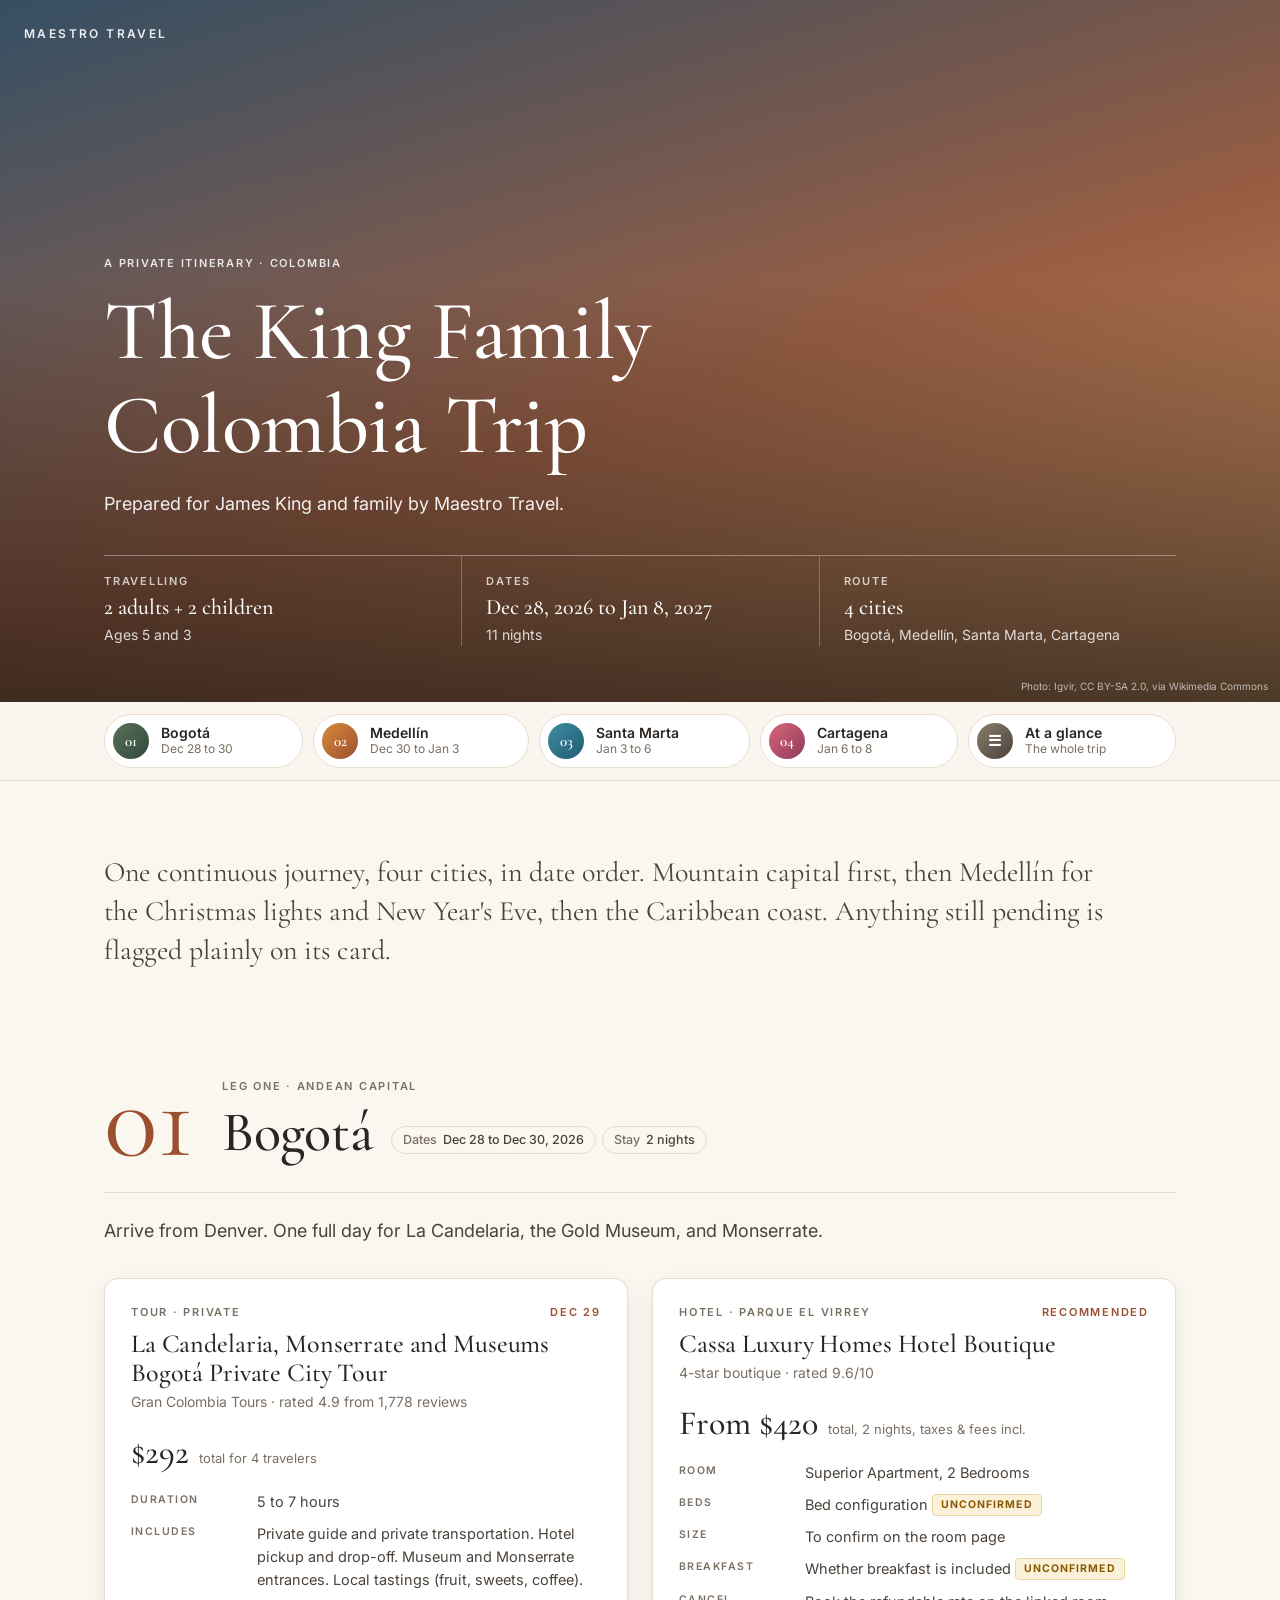
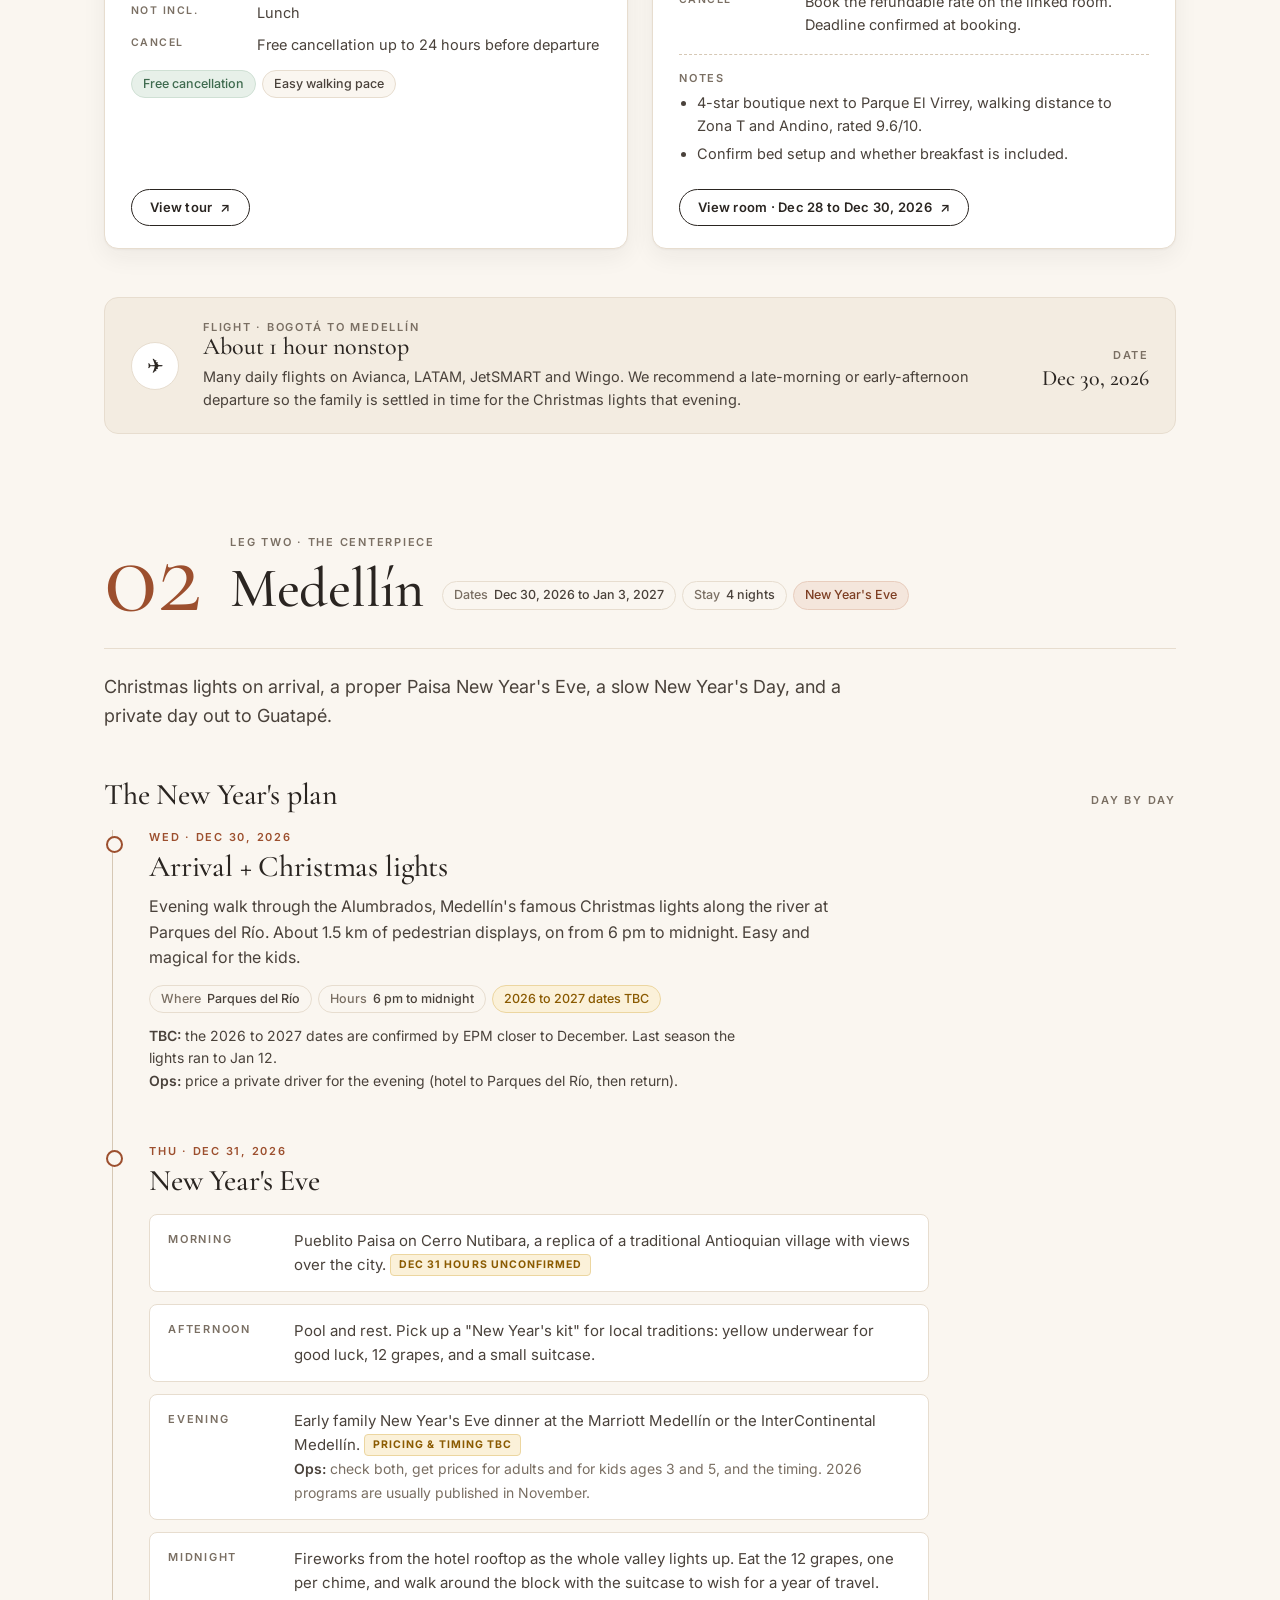
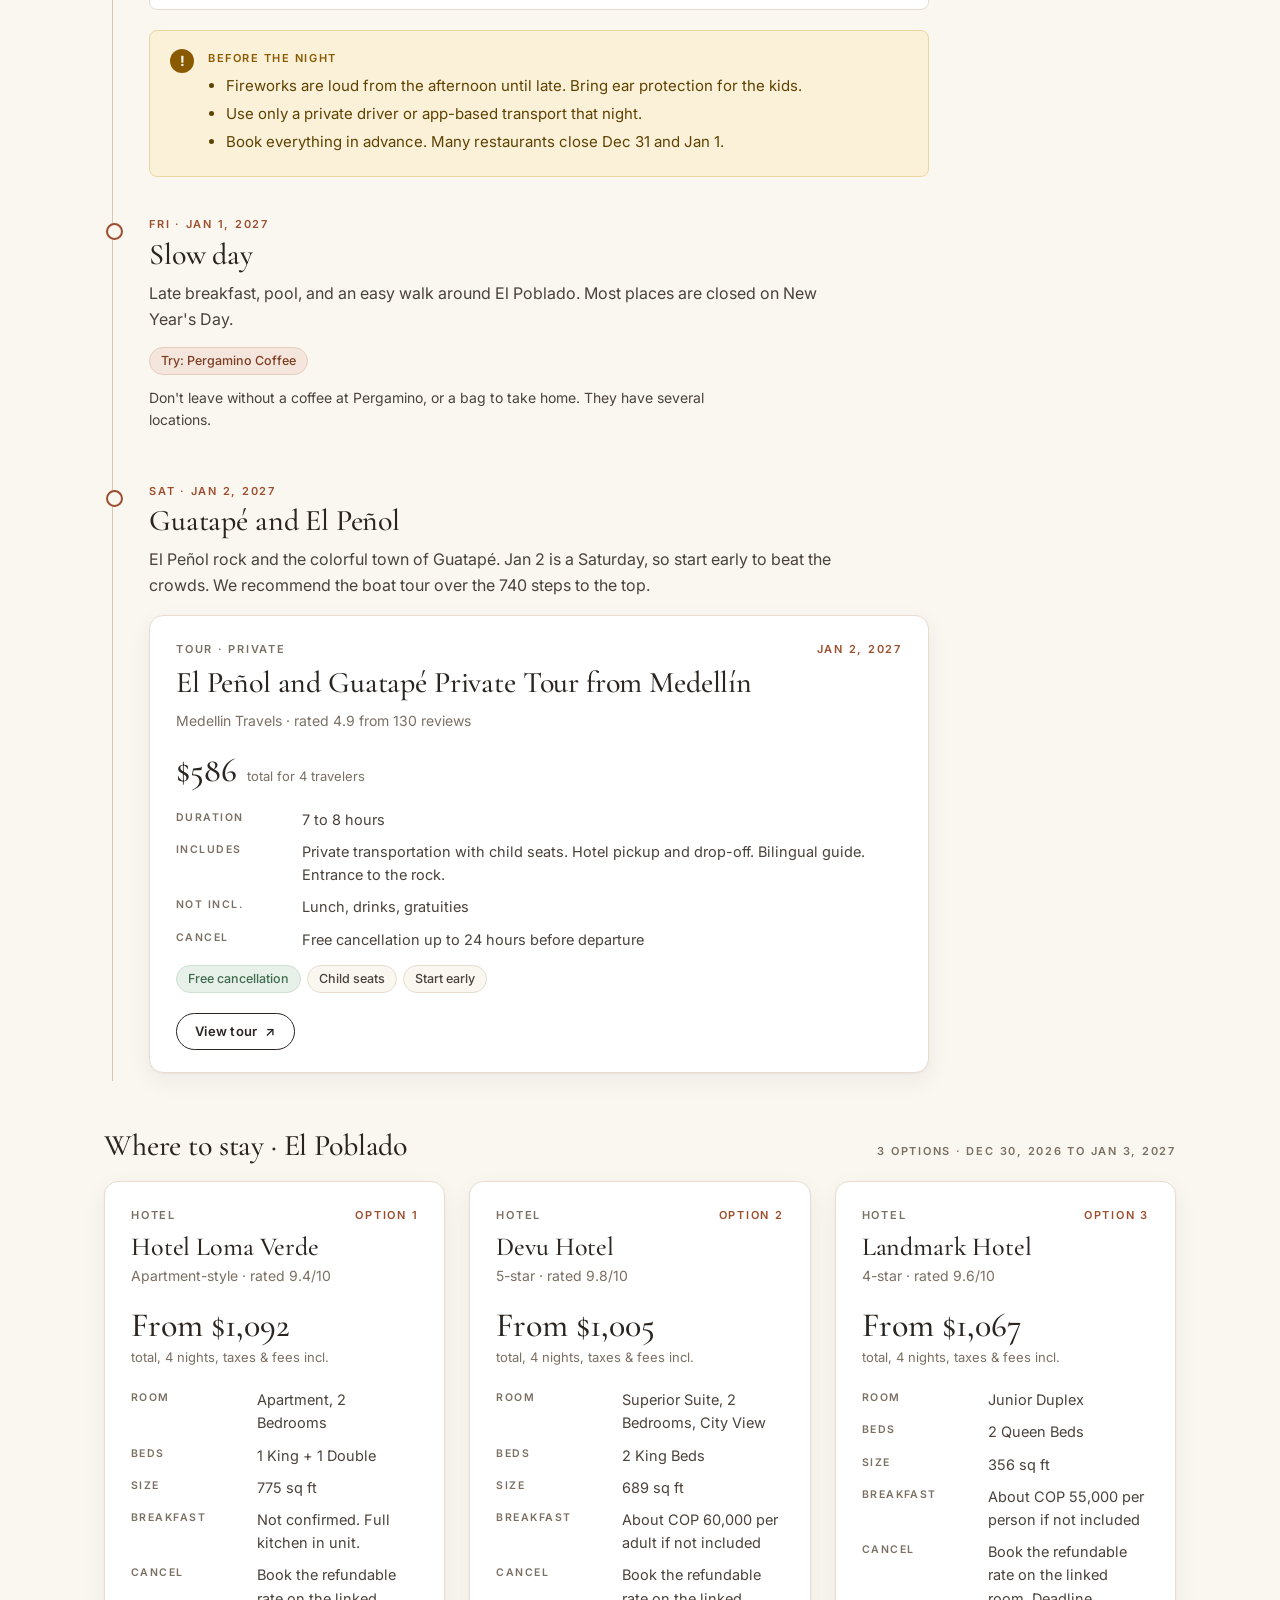
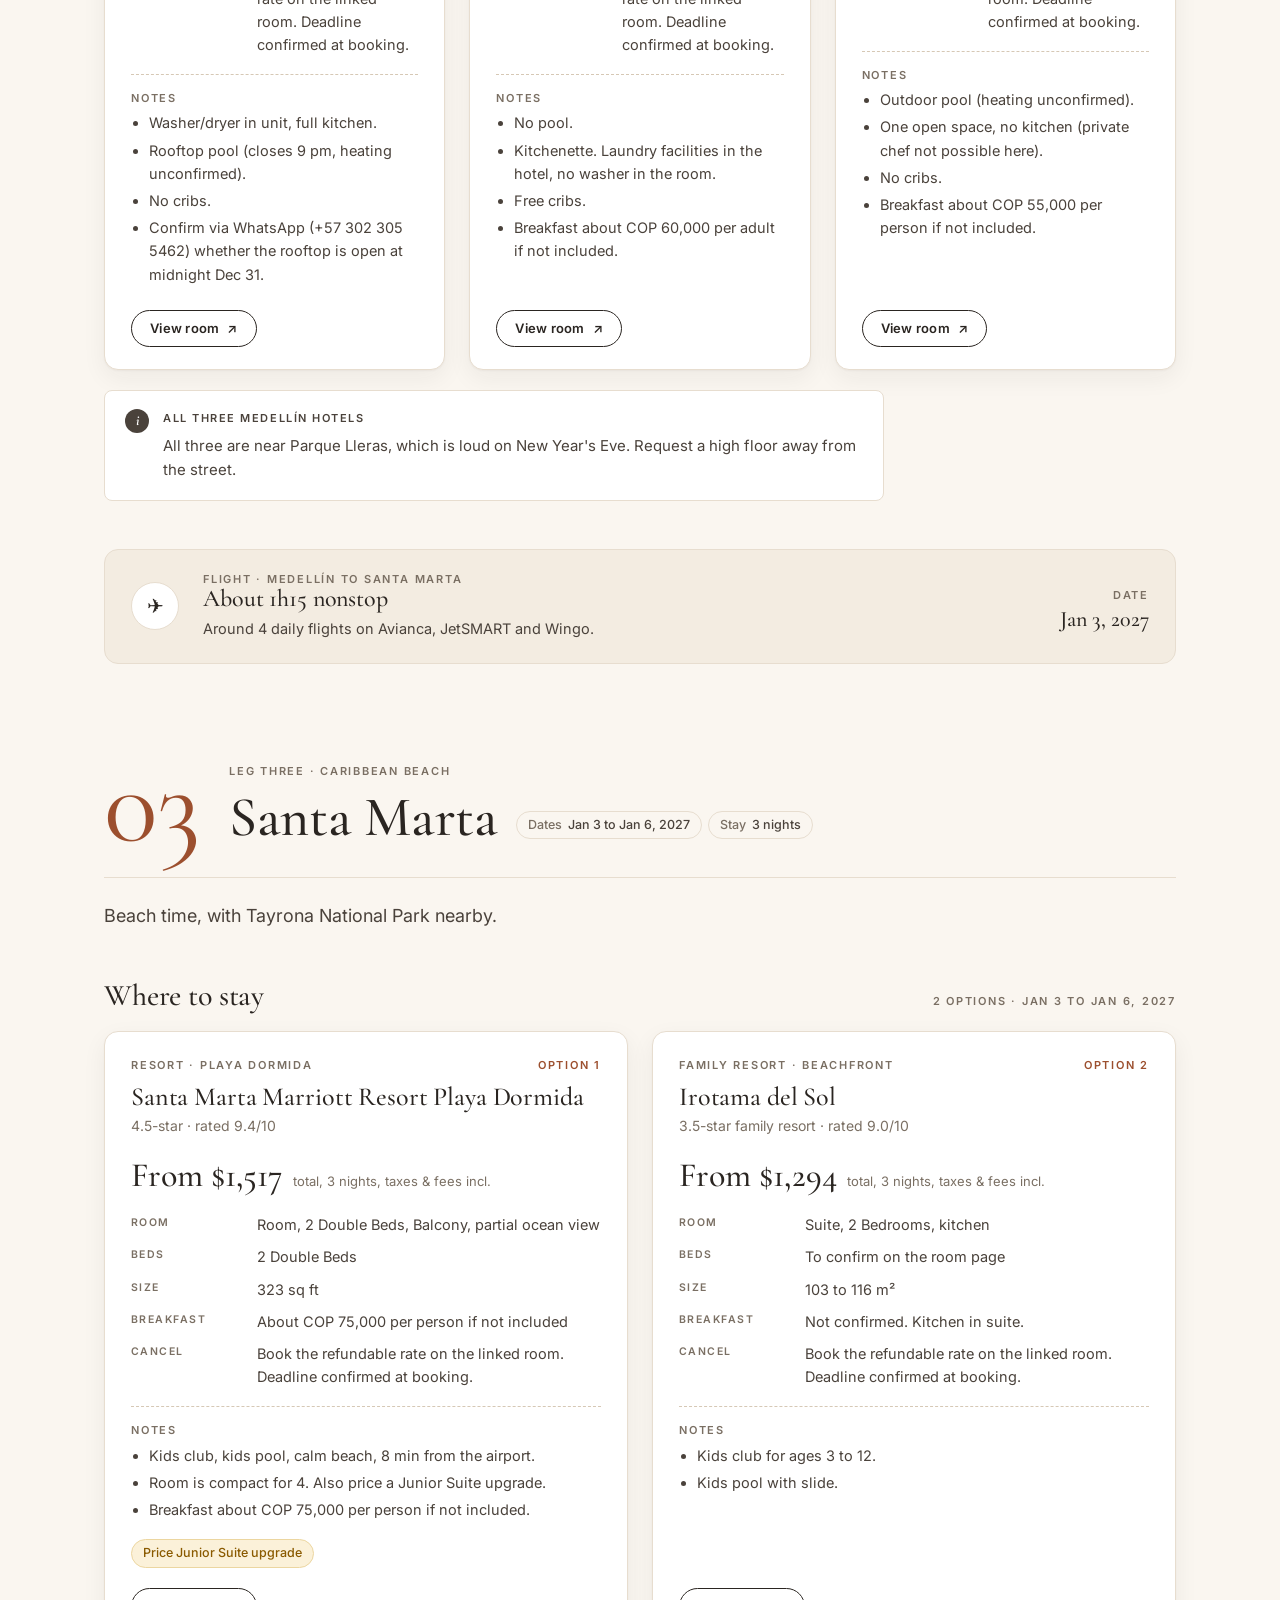
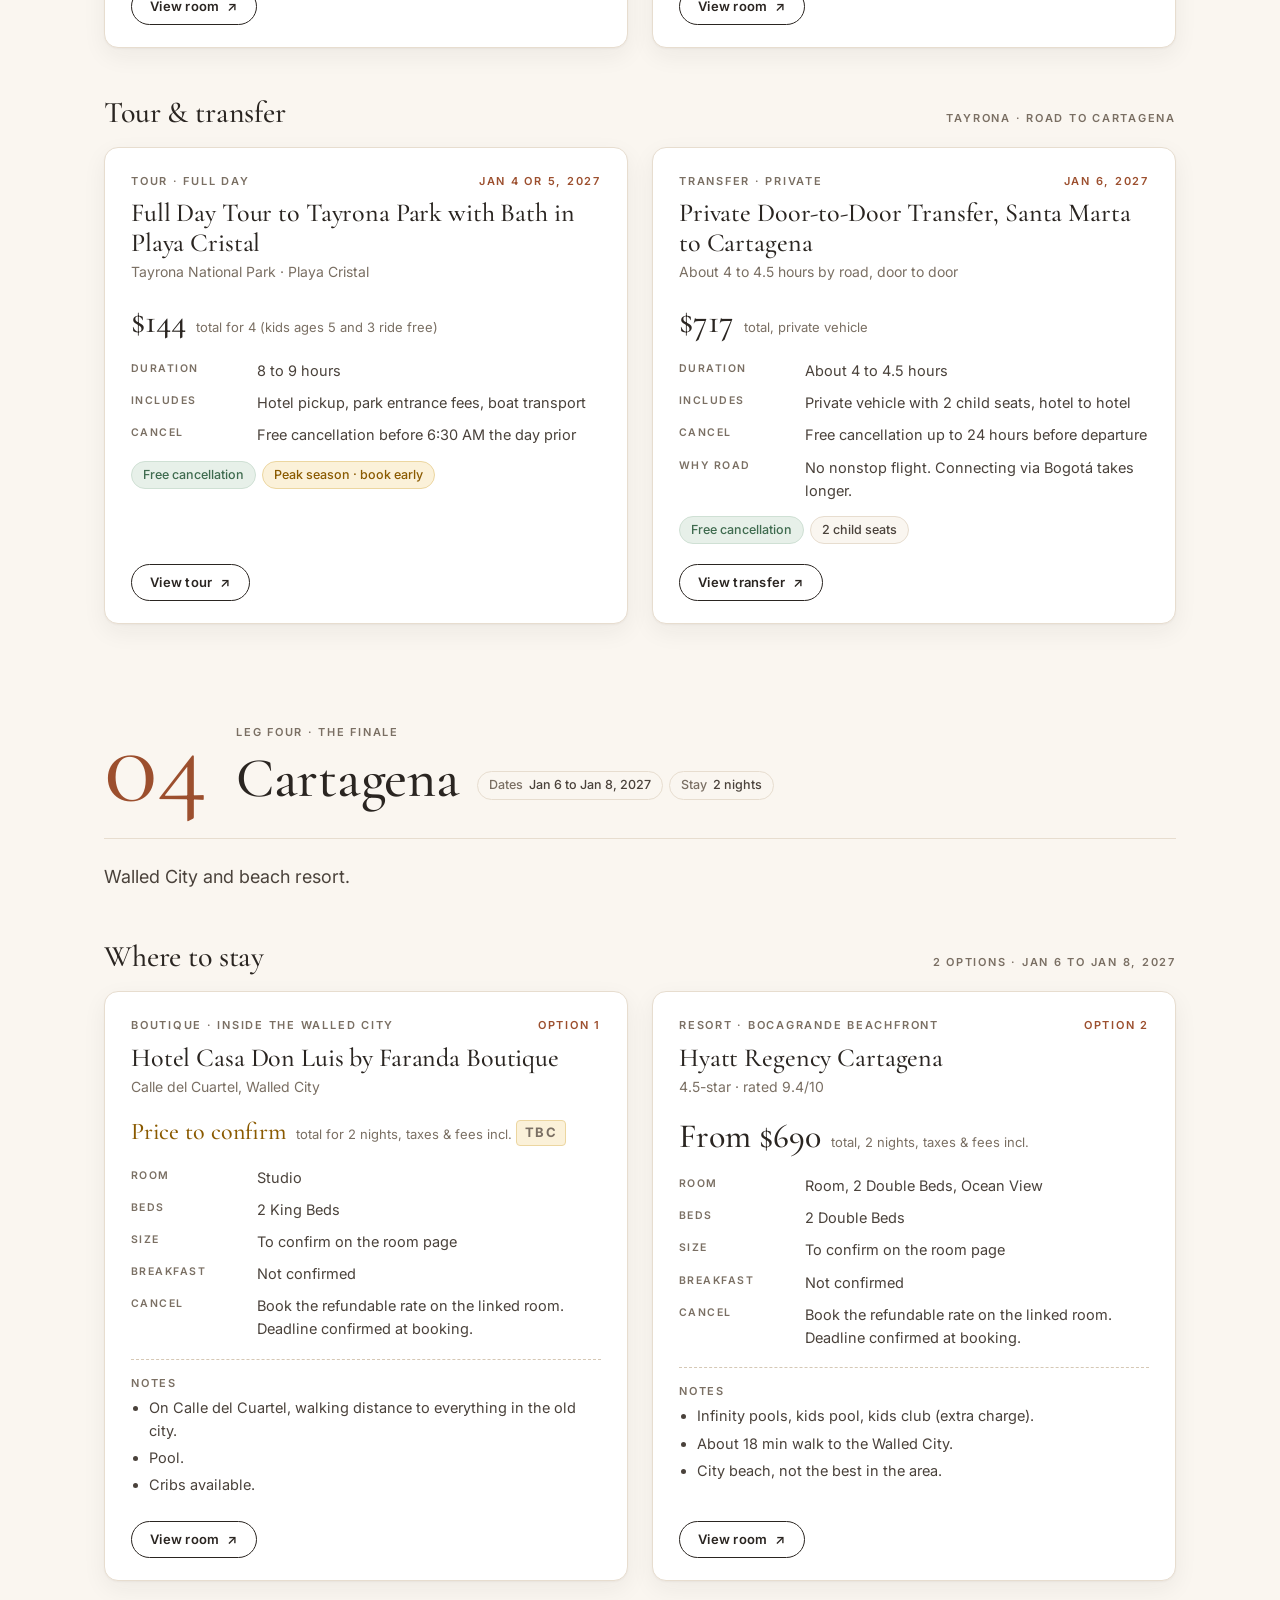
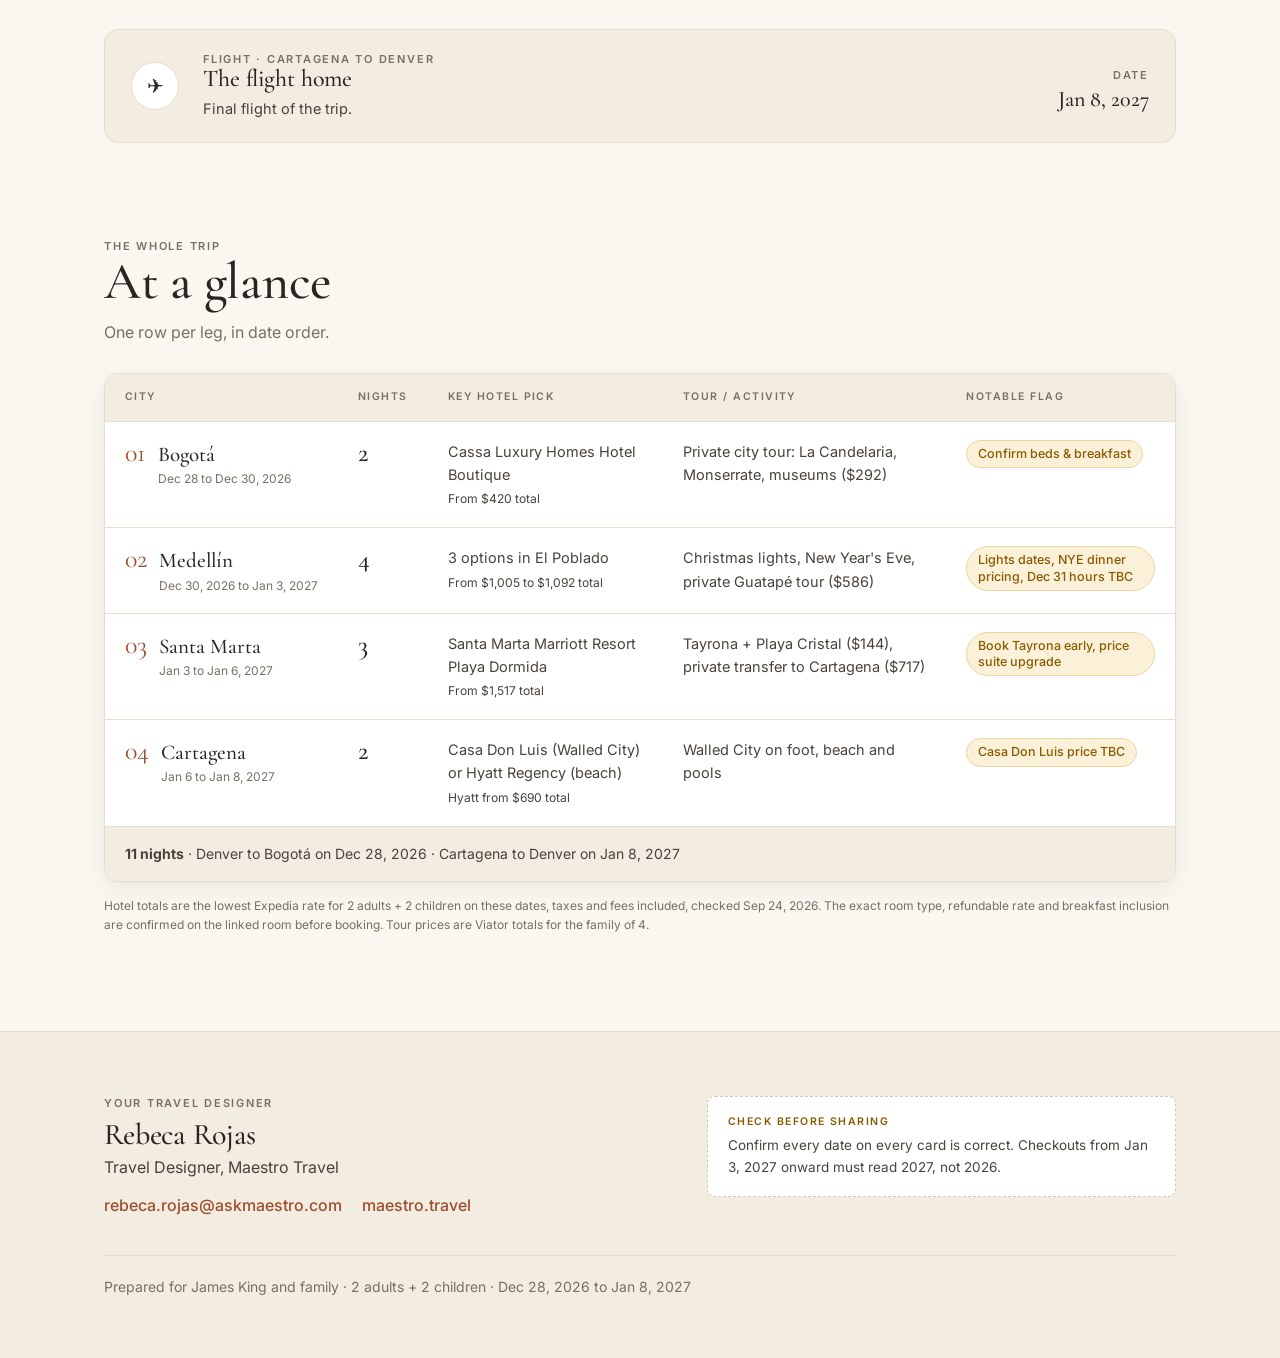
<file: netlify-upload/index.html>
<!doctype html>
<html lang="en">
<head>
  <meta charset="utf-8">
  <meta name="viewport" content="width=device-width, initial-scale=1">
  <title>The King Family Colombia Trip · Maestro Travel</title>
  <meta name="description" content="A private travel itinerary by Maestro Travel: an 11-night Colombia journey for the King family, with hotels, tours, and flights curated for their dates.">
  <meta name="robots" content="noindex, nofollow">
  <meta name="theme-color" content="#faf6f0">
  <link rel="preconnect" href="https://fonts.googleapis.com">
  <link rel="preconnect" href="https://fonts.gstatic.com" crossorigin>
  <link href="https://fonts.googleapis.com/css2?family=Cormorant+Garamond:ital,wght@0,400;0,500;0,600;1,400&family=Inter:wght@400;500;600;700&display=swap" rel="stylesheet">
  <style>
/* The King Family Colombia Trip · Maestro Travel */

:root {
  --bg: #faf6f0;
  --card: #ffffff;
  --card-soft: #f3ece1;
  --ink: #2a2521;
  --ink-soft: #4a423b;
  --muted: #7a6f63;
  --line: #e7ddcf;
  --line-strong: #d6c8b5;
  --accent: #9c4f2e;
  --accent-dark: #7d3e23;
  --accent-tint: #f4e6dc;
  --flag: #8a5a00;
  --flag-bg: #fbf1d9;
  --flag-line: #ecd6a0;
  --ok: #3f6b4f;
  --ok-bg: #e7f0e9;

  --serif: "Cormorant Garamond", "Cormorant", Georgia, "Times New Roman", serif;
  --sans: "Inter", -apple-system, BlinkMacSystemFont, "Segoe UI", Roboto, Helvetica, Arial, sans-serif;

  --radius: 14px;
  --radius-sm: 8px;
  --shadow: 0 1px 2px rgba(42, 37, 33, .04), 0 8px 24px rgba(42, 37, 33, .06);
  --shadow-hover: 0 2px 4px rgba(42, 37, 33, .06), 0 14px 32px rgba(42, 37, 33, .10);

  --max: 1120px;
  --gutter: 24px;
  --section: 96px;
}

* { box-sizing: border-box; }
html { scroll-behavior: smooth; scroll-padding-top: 88px; -webkit-text-size-adjust: 100%; }
body {
  margin: 0;
  background: var(--bg);
  color: var(--ink);
  font: 400 16px/1.6 var(--sans);
  -webkit-font-smoothing: antialiased;
}
img { max-width: 100%; display: block; }
a { color: var(--accent); text-decoration: none; }
a:hover { color: var(--accent-dark); text-decoration: underline; text-underline-offset: 3px; }

h1, h2, h3, h4 { font-family: var(--serif); font-weight: 500; color: var(--ink); margin: 0; line-height: 1.12; letter-spacing: -.005em; }
p { margin: 0 0 12px; }

.wrap { max-width: var(--max); margin: 0 auto; padding: 0 var(--gutter); }

.label {
  font: 600 11px/1.3 var(--sans);
  letter-spacing: .16em;
  text-transform: uppercase;
  color: var(--muted);
}

/* ---------- Hero ---------- */
.hero {
  position: relative;
  min-height: 78vh;
  display: flex;
  align-items: flex-end;
  color: #fff;
  overflow: hidden;
  background: linear-gradient(160deg, #3b5a73 0%, #a8674a 55%, #e0a36c 100%);
}
.hero img {
  position: absolute; inset: 0;
  width: 100%; height: 100%;
  object-fit: cover; object-position: center 40%;
}
.hero::after {
  content: "";
  position: absolute; inset: 0;
  background: linear-gradient(180deg, rgba(20, 16, 13, .15) 0%, rgba(20, 16, 13, .10) 40%, rgba(20, 16, 13, .72) 100%);
}
.hero .wrap { position: relative; z-index: 1; width: 100%; padding-top: 120px; padding-bottom: 56px; }
.hero .brand { position: absolute; top: 28px; left: var(--gutter); z-index: 1; font: 600 12px/1 var(--sans); letter-spacing: .2em; text-transform: uppercase; color: rgba(255,255,255,.9); }
.hero .eyebrow { color: rgba(255,255,255,.85); margin-bottom: 14px; }
.hero h1 { color: #fff; font-size: clamp(44px, 7vw, 84px); font-weight: 500; max-width: 16ch; }
.hero .sub { font-size: 18px; color: rgba(255,255,255,.92); margin: 18px 0 36px; max-width: 46ch; }
.stats {
  display: grid;
  grid-template-columns: repeat(3, minmax(0, 1fr));
  gap: 0;
  border-top: 1px solid rgba(255,255,255,.35);
}
.stats > div { padding: 18px 24px 0 0; }
.stats > div + div { padding-left: 24px; border-left: 1px solid rgba(255,255,255,.25); }
.stats .label { color: rgba(255,255,255,.75); margin-bottom: 6px; }
.stats strong { display: block; font: 500 22px/1.25 var(--serif); color: #fff; }
.stats span { display: block; font-size: 14px; color: rgba(255,255,255,.82); margin-top: 2px; }
.credit { position: absolute; right: 12px; bottom: 8px; z-index: 1; font-size: 10px; color: rgba(255,255,255,.65); }
.credit a { color: inherit; }

/* ---------- Jump nav ---------- */
.jump {
  position: sticky; top: 0; z-index: 20;
  background: rgba(250, 246, 240, .94);
  -webkit-backdrop-filter: saturate(140%) blur(10px);
  backdrop-filter: saturate(140%) blur(10px);
  border-bottom: 1px solid var(--line);
}
.jump .wrap { position: relative; display: flex; gap: 10px; padding-top: 12px; padding-bottom: 12px; overflow-x: auto; scrollbar-width: none; }
.jump .wrap::-webkit-scrollbar { display: none; }
.jump a {
  flex: 1 0 auto;
  display: flex; align-items: center; gap: 12px;
  padding: 8px 14px 8px 8px;
  border: 1px solid var(--line);
  border-radius: 999px;
  background: var(--card);
  color: var(--ink);
  transition: border-color .2s, box-shadow .2s, background .2s;
}
.jump a:hover { text-decoration: none; border-color: var(--line-strong); box-shadow: var(--shadow); }
.jump a.is-active { border-color: var(--accent); background: var(--accent-tint); }
.jump .thumb {
  width: 36px; height: 36px; border-radius: 50%;
  display: grid; place-items: center;
  font: 600 15px/1 var(--serif); color: #fff;
}
.jump .t1 { background: linear-gradient(135deg, #5b6f5a, #2f4a3c); }
.jump .t2 { background: linear-gradient(135deg, #d88b3a, #9c4f2e); }
.jump .t3 { background: linear-gradient(135deg, #3f8ca0, #1f5c73); }
.jump .t4 { background: linear-gradient(135deg, #d9667a, #8e3b5a); }
.jump .t5 { background: linear-gradient(135deg, #8a7c6c, #4a423b); }
.jump b { display: block; font: 600 14px/1.2 var(--sans); }
.jump small { display: block; font-size: 12px; color: var(--muted); line-height: 1.2; }

/* ---------- Intro ---------- */
.intro { padding: 72px 0 8px; }
.intro p { font: 400 clamp(22px, 2.6vw, 28px)/1.4 var(--serif); color: var(--ink-soft); max-width: 36em; margin: 0; }

/* ---------- Sections ---------- */
.leg { padding: var(--section) 0 0; }
.leg-head {
  display: grid;
  grid-template-columns: auto 1fr;
  gap: 4px 28px;
  align-items: end;
  padding-bottom: 28px;
  margin-bottom: 36px;
  border-bottom: 1px solid var(--line);
}
.leg-num { grid-row: span 2; font: 400 clamp(64px, 9vw, 112px)/.8 var(--serif); color: var(--accent); }
.leg-head h2 { font-size: clamp(38px, 5vw, 56px); }
.leg-head .meta { display: flex; flex-wrap: wrap; gap: 8px 18px; align-items: center; }
.leg-lede { font-size: 18px; color: var(--ink-soft); max-width: 44em; margin: -12px 0 32px; }

.sub-head { display: flex; align-items: baseline; justify-content: space-between; gap: 16px; margin: 48px 0 18px; }
.sub-head h3 { font-size: 30px; }
.sub-head .label { white-space: nowrap; }

/* ---------- Pills ---------- */
.pills { display: flex; flex-wrap: wrap; gap: 6px; margin: 14px 0 0; padding: 0; list-style: none; }
.pill {
  display: inline-flex; align-items: center; gap: 6px;
  padding: 5px 11px;
  border: 1px solid var(--line);
  border-radius: 999px;
  background: var(--bg);
  font: 500 12.5px/1.3 var(--sans);
  color: var(--ink-soft);
}
.pill em { font-style: normal; color: var(--muted); font-weight: 500; }
.pill.flag { background: var(--flag-bg); border-color: var(--flag-line); color: var(--flag); }
.pill.ok { background: var(--ok-bg); border-color: #cfe0d4; color: var(--ok); }
.pill.accent { background: var(--accent-tint); border-color: #e8cdbd; color: var(--accent-dark); }

.tbc {
  display: inline-block;
  padding: 2px 8px;
  border-radius: 4px;
  background: var(--flag-bg);
  border: 1px solid var(--flag-line);
  color: var(--flag);
  font: 700 10.5px/1.5 var(--sans);
  letter-spacing: .1em;
  text-transform: uppercase;
  vertical-align: 2px;
}

/* ---------- Cards ---------- */
.grid { display: grid; gap: var(--gutter); grid-template-columns: repeat(auto-fit, minmax(300px, 1fr)); }
.grid.two { grid-template-columns: repeat(2, minmax(0, 1fr)); }
.grid.three { grid-template-columns: repeat(3, minmax(0, 1fr)); }

.card {
  position: relative;
  display: flex; flex-direction: column;
  background: var(--card);
  border: 1px solid var(--line);
  border-radius: var(--radius);
  box-shadow: var(--shadow);
  padding: 26px 26px 22px;
  transition: box-shadow .25s, transform .25s;
}
.card:hover { box-shadow: var(--shadow-hover); transform: translateY(-2px); }
.card .kind { margin-bottom: 10px; display: flex; justify-content: space-between; gap: 12px; }
.card .opt { color: var(--accent); }
.card h4 { font-size: 26px; margin-bottom: 4px; }
.card .where { font-size: 14px; color: var(--muted); margin: 0 0 4px; }

.price { display: flex; align-items: baseline; flex-wrap: wrap; gap: 4px 10px; margin: 18px 0 2px; }
.price strong { font: 500 34px/1 var(--serif); color: var(--ink); }
.price span { font-size: 13px; color: var(--muted); }
.price.pending strong { font-size: 24px; color: var(--flag); }

.facts { margin: 18px 0 0; padding: 0; display: grid; grid-template-columns: 112px 1fr; gap: 9px 14px; font-size: 14.5px; }
.facts dt { font: 600 10.5px/1.9 var(--sans); letter-spacing: .14em; text-transform: uppercase; color: var(--muted); }
.facts dd { margin: 0; color: var(--ink-soft); }

.notes { margin: 18px 0 0; padding: 16px 0 0; border-top: 1px dashed var(--line-strong); font-size: 14.5px; color: var(--ink-soft); }
.notes .label { display: block; margin-bottom: 6px; }
.notes ul { margin: 0; padding-left: 18px; }
.notes li { margin-bottom: 4px; }

.card .cta { margin-top: auto; padding-top: 20px; }
.btn {
  display: inline-flex; align-items: center; gap: 8px;
  padding: 11px 18px;
  border-radius: 999px;
  border: 1px solid var(--ink);
  color: var(--ink);
  font: 600 13px/1 var(--sans);
  letter-spacing: .02em;
  transition: background .2s, color .2s;
}
.btn:hover { background: var(--ink); color: var(--bg); text-decoration: none; }
.btn::after { content: "\2197"; font-size: 13px; }

/* Transport strip (flights / transfers) */
.move {
  display: grid;
  grid-template-columns: auto 1fr auto;
  gap: 18px 24px;
  align-items: center;
  margin-top: 48px;
  padding: 22px 26px;
  border: 1px solid var(--line);
  border-radius: var(--radius);
  background: var(--card-soft);
}
.move .icon { width: 48px; height: 48px; border-radius: 50%; background: var(--card); border: 1px solid var(--line); display: grid; place-items: center; font-size: 20px; }
.move h4 { font-size: 24px; margin-bottom: 2px; }
.move p { margin: 4px 0 0; font-size: 14.5px; color: var(--ink-soft); }
.move .when { text-align: right; }
.move .when strong { display: block; font: 500 22px/1.1 var(--serif); }

/* ---------- Day timeline (Medellín) ---------- */
.days { display: grid; gap: 0; border-left: 1px solid var(--line-strong); margin-left: 8px; }
.day { position: relative; padding: 0 0 40px 36px; }
.day::before {
  content: ""; position: absolute; left: -7px; top: 6px;
  width: 13px; height: 13px; border-radius: 50%;
  background: var(--bg); border: 2px solid var(--accent);
}
.day:last-child { padding-bottom: 8px; }
.day .date { color: var(--accent); margin-bottom: 6px; }
.day h4 { font-size: 30px; margin-bottom: 10px; }
.day p { color: var(--ink-soft); max-width: 44em; }
.slots { display: grid; gap: 12px; margin: 16px 0 0; max-width: 780px; }
.slot { display: grid; grid-template-columns: 110px 1fr; gap: 16px; padding: 14px 18px; background: var(--card); border: 1px solid var(--line); border-radius: var(--radius-sm); }
.slot .label { padding-top: 3px; }
.slot p { margin: 0; font-size: 15px; }
.ops { margin-top: 12px; font-size: 14px; color: var(--muted); }
.ops b { color: var(--ink-soft); font-weight: 600; }

.callout {
  margin: 20px 0 0;
  max-width: 780px;
  padding: 20px 22px 18px 58px;
  position: relative;
  border-radius: var(--radius-sm);
  background: var(--flag-bg);
  border: 1px solid var(--flag-line);
  color: #5e4200;
  font-size: 15px;
}
.callout::before {
  content: "!";
  position: absolute; left: 20px; top: 18px;
  width: 24px; height: 24px; border-radius: 50%;
  background: var(--flag); color: #fff;
  display: grid; place-items: center;
  font: 700 14px/1 var(--sans);
}
.callout strong { display: block; font: 600 11px/1.4 var(--sans); letter-spacing: .14em; text-transform: uppercase; margin-bottom: 8px; color: var(--flag); }
.callout ul { margin: 0; padding-left: 18px; }
.callout li { margin-bottom: 4px; }
.callout.note { background: var(--card); border-color: var(--line); color: var(--ink-soft); }
.callout.note::before { content: "i"; background: var(--ink-soft); font-family: var(--serif); font-style: italic; }
.callout.note strong { color: var(--ink-soft); }

.day .card { max-width: 780px; margin-top: 16px; }

/* ---------- At a glance ---------- */
.glance { padding: var(--section) 0 0; }
.glance h2 { font-size: clamp(36px, 4.6vw, 52px); margin-bottom: 8px; }
.glance .lede { color: var(--muted); margin-bottom: 28px; }
.table-wrap { overflow-x: auto; border: 1px solid var(--line); border-radius: var(--radius); background: var(--card); box-shadow: var(--shadow); }
table { width: 100%; border-collapse: collapse; font-size: 14.5px; min-width: 820px; }
thead th { text-align: left; padding: 16px 20px; background: var(--card-soft); border-bottom: 1px solid var(--line); font: 600 10.5px/1.4 var(--sans); letter-spacing: .14em; text-transform: uppercase; color: var(--muted); }
tbody td { padding: 18px 20px; border-bottom: 1px solid var(--line); vertical-align: top; color: var(--ink-soft); }
tbody tr:last-child td { border-bottom: 0; }
tbody td:first-child { white-space: nowrap; }
.city-cell { display: flex; gap: 12px; align-items: baseline; }
.city-cell b { font: 400 26px/1 var(--serif); color: var(--accent); }
.city-cell strong { display: block; font: 500 21px/1.1 var(--serif); color: var(--ink); }
.city-cell small { display: block; font-size: 12px; color: var(--muted); margin-top: 3px; }
.nights { font: 500 26px/1 var(--serif); color: var(--ink); }
tfoot td { padding: 16px 20px; background: var(--card-soft); border-top: 1px solid var(--line); font-size: 14px; color: var(--ink-soft); }

/* ---------- Footer ---------- */
footer { margin-top: var(--section); padding: 64px 0 48px; border-top: 1px solid var(--line); background: var(--card-soft); }
.foot { display: grid; grid-template-columns: 1.2fr 1fr; gap: 40px; align-items: start; }
.designer h3 { font-size: 30px; margin: 8px 0 4px; }
.designer p { margin: 0; color: var(--ink-soft); }
.designer .links { display: flex; flex-wrap: wrap; gap: 8px 20px; margin-top: 12px; font-weight: 500; }
.prepared { color: var(--muted); font-size: 14px; margin-top: 36px; padding-top: 20px; border-top: 1px solid var(--line); }
.check { padding: 18px 20px; border-radius: var(--radius-sm); background: var(--card); border: 1px dashed var(--line-strong); font-size: 13.5px; color: var(--ink-soft); }
.check strong { display: block; font: 600 10.5px/1.4 var(--sans); letter-spacing: .14em; text-transform: uppercase; color: var(--flag); margin-bottom: 6px; }
.fine { font-size: 12px; color: var(--muted); margin-top: 14px; }

/* ---------- Responsive ---------- */
@media (max-width: 980px) {
  .grid.three { grid-template-columns: repeat(2, minmax(0, 1fr)); }
}
@media (max-width: 760px) {
  :root { --gutter: 16px; --section: 64px; }
  html { scroll-padding-top: 76px; }
  .hero { min-height: 88vh; }
  .hero .wrap { padding-bottom: 36px; }
  .hero .sub { font-size: 16px; margin-bottom: 26px; }
  .stats { grid-template-columns: 1fr; }
  .stats > div, .stats > div + div { padding: 12px 0; border-left: 0; border-bottom: 1px solid rgba(255,255,255,.18); }
  .stats > div:last-child { border-bottom: 0; }
  .jump a { flex: 0 0 auto; }
  .intro { padding-top: 48px; }
  .grid.two, .grid.three { grid-template-columns: 1fr; }
  .leg-head { grid-template-columns: 1fr; gap: 8px; }
  .leg-num { grid-row: auto; font-size: 64px; }
  .card { padding: 22px 20px 20px; }
  .card:hover { transform: none; }
  .facts { grid-template-columns: 96px 1fr; }
  .move { grid-template-columns: 1fr; gap: 10px; padding: 20px; }
  .move .icon { display: none; }
  .move .when { text-align: left; order: -1; }
  .slot { grid-template-columns: 1fr; gap: 4px; }
  .day { padding-left: 24px; }
  .day h4 { font-size: 26px; }
  .sub-head { flex-direction: column; gap: 4px; margin-top: 40px; }
  .foot { grid-template-columns: 1fr; gap: 28px; }
}

@media (prefers-reduced-motion: reduce) {
  html { scroll-behavior: auto; }
  .card, .jump a { transition: none; }
}
</style>
</head>
<body>

<header class="hero">
  <img src="https://commons.wikimedia.org/wiki/Special:FilePath/Sunset-cartagena-tower-dewired.jpg?width=2400" alt="Sunset over the colonial walls and watchtower of Cartagena's Walled City" fetchpriority="high" onerror="this.remove()">
  <div class="brand">Maestro Travel</div>
  <div class="wrap">
    <div class="label eyebrow">A private itinerary · Colombia</div>
    <h1>The King Family Colombia Trip</h1>
    <p class="sub">Prepared for James King and family by Maestro Travel.</p>
    <div class="stats">
      <div>
        <div class="label">Travelling</div>
        <strong>2 adults + 2 children</strong>
        <span>Ages 5 and 3</span>
      </div>
      <div>
        <div class="label">Dates</div>
        <strong>Dec 28, 2026 to Jan 8, 2027</strong>
        <span>11 nights</span>
      </div>
      <div>
        <div class="label">Route</div>
        <strong>4 cities</strong>
        <span>Bogotá, Medellín, Santa Marta, Cartagena</span>
      </div>
    </div>
  </div>
  <div class="credit">Photo: <a href="https://commons.wikimedia.org/wiki/File:Sunset-cartagena-tower-dewired.jpg" target="_blank" rel="noopener">Igvir</a>, <a href="https://creativecommons.org/licenses/by-sa/2.0/" target="_blank" rel="noopener">CC BY-SA 2.0</a>, via Wikimedia Commons</div>
</header>

<nav class="jump" aria-label="Trip sections">
  <div class="wrap">
    <a href="#bogota"><span class="thumb t1">01</span><span><b>Bogotá</b><small>Dec 28 to 30</small></span></a>
    <a href="#medellin"><span class="thumb t2">02</span><span><b>Medellín</b><small>Dec 30 to Jan 3</small></span></a>
    <a href="#santa-marta"><span class="thumb t3">03</span><span><b>Santa Marta</b><small>Jan 3 to 6</small></span></a>
    <a href="#cartagena"><span class="thumb t4">04</span><span><b>Cartagena</b><small>Jan 6 to 8</small></span></a>
    <a href="#glance"><span class="thumb t5">&#9776;</span><span><b>At a glance</b><small>The whole trip</small></span></a>
  </div>
</nav>

<main>

<section class="intro">
  <div class="wrap">
    <p>One continuous journey, four cities, in date order. Mountain capital first, then Medellín for the Christmas lights and New Year's Eve, then the Caribbean coast. Anything still pending is flagged plainly on its card.</p>
  </div>
</section>

<!-- ================= 01 BOGOTÁ ================= -->
<section class="leg" id="bogota">
  <div class="wrap">
    <div class="leg-head">
      <div class="leg-num">01</div>
      <div class="label">Leg one · Andean capital</div>
      <div class="meta">
        <h2>Bogotá</h2>
        <ul class="pills">
          <li class="pill"><em>Dates</em> Dec 28 to Dec 30, 2026</li>
          <li class="pill"><em>Stay</em> 2 nights</li>
        </ul>
      </div>
    </div>
    <p class="leg-lede">Arrive from Denver. One full day for La Candelaria, the Gold Museum, and Monserrate.</p>

    <div class="grid two">
      <article class="card">
        <div class="kind"><span class="label">Tour · Private</span><span class="label opt">Dec 29</span></div>
        <h4>La Candelaria, Monserrate and Museums Bogotá Private City Tour</h4>
        <p class="where">Gran Colombia Tours · rated 4.9 from 1,778 reviews</p>
        <div class="price"><strong>$292</strong><span>total for 4 travelers</span></div>
        <dl class="facts">
          <dt>Duration</dt><dd>5 to 7 hours</dd>
          <dt>Includes</dt><dd>Private guide and private transportation. Hotel pickup and drop-off. Museum and Monserrate entrances. Local tastings (fruit, sweets, coffee).</dd>
          <dt>Not incl.</dt><dd>Lunch</dd>
          <dt>Cancel</dt><dd>Free cancellation up to 24 hours before departure</dd>
        </dl>
        <ul class="pills">
          <li class="pill ok">Free cancellation</li>
          <li class="pill">Easy walking pace</li>
        </ul>
        <div class="cta"><a class="btn" href="https://www.viator.com/tours/Bogota/Bogota-City-Tour/d4560-59388P15" target="_blank" rel="noopener">View tour</a></div>
      </article>

      <article class="card">
        <div class="kind"><span class="label">Hotel · Parque El Virrey</span><span class="label opt">Recommended</span></div>
        <h4>Cassa Luxury Homes Hotel Boutique</h4>
        <p class="where">4-star boutique · rated 9.6/10</p>
        <div class="price"><strong>From $420</strong><span>total, 2 nights, taxes &amp; fees incl.</span></div>
        <dl class="facts">
          <dt>Room</dt><dd>Superior Apartment, 2 Bedrooms</dd>
          <dt>Beds</dt><dd>Bed configuration <span class="tbc">Unconfirmed</span></dd>
          <dt>Size</dt><dd>To confirm on the room page</dd>
          <dt>Breakfast</dt><dd>Whether breakfast is included <span class="tbc">Unconfirmed</span></dd>
          <dt>Cancel</dt><dd>Book the refundable rate on the linked room. Deadline confirmed at booking.</dd>
        </dl>
        <div class="notes">
          <span class="label">Notes</span>
          <ul>
            <li>4-star boutique next to Parque El Virrey, walking distance to Zona T and Andino, rated 9.6/10.</li>
            <li>Confirm bed setup and whether breakfast is included.</li>
          </ul>
        </div>
        <div class="cta"><a class="btn" href="https://www.expediataap.com/Bogota-Hotels-Cassa-Luxury-Homes-Hotel-Boutique.h38703955.Hotel-Information?chkin=2026-12-28&amp;chkout=2026-12-30&amp;rm1=a2%3Ac5%3Ac3&amp;selectedRoomType=213623802" target="_blank" rel="noopener">View room · Dec 28 to Dec 30, 2026</a></div>
      </article>
    </div>

    <div class="move">
      <div class="icon" aria-hidden="true">&#9992;</div>
      <div>
        <div class="label">Flight · Bogotá to Medellín</div>
        <h4>About 1 hour nonstop</h4>
        <p>Many daily flights on Avianca, LATAM, JetSMART and Wingo. We recommend a late-morning or early-afternoon departure so the family is settled in time for the Christmas lights that evening.</p>
      </div>
      <div class="when"><span class="label">Date</span><strong>Dec 30, 2026</strong></div>
    </div>
  </div>
</section>

<!-- ================= 02 MEDELLÍN ================= -->
<section class="leg" id="medellin">
  <div class="wrap">
    <div class="leg-head">
      <div class="leg-num">02</div>
      <div class="label">Leg two · The centerpiece</div>
      <div class="meta">
        <h2>Medellín</h2>
        <ul class="pills">
          <li class="pill"><em>Dates</em> Dec 30, 2026 to Jan 3, 2027</li>
          <li class="pill"><em>Stay</em> 4 nights</li>
          <li class="pill accent">New Year's Eve</li>
        </ul>
      </div>
    </div>
    <p class="leg-lede">Christmas lights on arrival, a proper Paisa New Year's Eve, a slow New Year's Day, and a private day out to Guatapé.</p>

    <div class="sub-head"><h3>The New Year's plan</h3><span class="label">Day by day</span></div>

    <div class="days">
      <div class="day">
        <div class="label date">Wed · Dec 30, 2026</div>
        <h4>Arrival + Christmas lights</h4>
        <p>Evening walk through the Alumbrados, Medellín's famous Christmas lights along the river at Parques del Río. About 1.5 km of pedestrian displays, on from 6 pm to midnight. Easy and magical for the kids.</p>
        <ul class="pills">
          <li class="pill"><em>Where</em> Parques del Río</li>
          <li class="pill"><em>Hours</em> 6 pm to midnight</li>
          <li class="pill flag">2026 to 2027 dates TBC</li>
        </ul>
        <p class="ops"><b>TBC:</b> the 2026 to 2027 dates are confirmed by EPM closer to December. Last season the lights ran to Jan 12.<br><b>Ops:</b> price a private driver for the evening (hotel to Parques del Río, then return).</p>
      </div>

      <div class="day">
        <div class="label date">Thu · Dec 31, 2026</div>
        <h4>New Year's Eve</h4>
        <div class="slots">
          <div class="slot"><span class="label">Morning</span><p>Pueblito Paisa on Cerro Nutibara, a replica of a traditional Antioquian village with views over the city. <span class="tbc">Dec 31 hours unconfirmed</span></p></div>
          <div class="slot"><span class="label">Afternoon</span><p>Pool and rest. Pick up a "New Year's kit" for local traditions: yellow underwear for good luck, 12 grapes, and a small suitcase.</p></div>
          <div class="slot"><span class="label">Evening</span><p>Early family New Year's Eve dinner at the Marriott Medellín or the InterContinental Medellín. <span class="tbc">Pricing &amp; timing TBC</span><br><span class="ops"><b>Ops:</b> check both, get prices for adults and for kids ages 3 and 5, and the timing. 2026 programs are usually published in November.</span></p></div>
          <div class="slot"><span class="label">Midnight</span><p>Fireworks from the hotel rooftop as the whole valley lights up. Eat the 12 grapes, one per chime, and walk around the block with the suitcase to wish for a year of travel.</p></div>
        </div>
        <div class="callout">
          <strong>Before the night</strong>
          <ul>
            <li>Fireworks are loud from the afternoon until late. Bring ear protection for the kids.</li>
            <li>Use only a private driver or app-based transport that night.</li>
            <li>Book everything in advance. Many restaurants close Dec 31 and Jan 1.</li>
          </ul>
        </div>
      </div>

      <div class="day">
        <div class="label date">Fri · Jan 1, 2027</div>
        <h4>Slow day</h4>
        <p>Late breakfast, pool, and an easy walk around El Poblado. Most places are closed on New Year's Day.</p>
        <ul class="pills">
          <li class="pill accent">Try: Pergamino Coffee</li>
        </ul>
        <p class="ops">Don't leave without a coffee at Pergamino, or a bag to take home. They have several locations.</p>
      </div>

      <div class="day">
        <div class="label date">Sat · Jan 2, 2027</div>
        <h4>Guatapé and El Peñol</h4>
        <p>El Peñol rock and the colorful town of Guatapé. Jan 2 is a Saturday, so start early to beat the crowds. We recommend the boat tour over the 740 steps to the top.</p>
        <article class="card">
          <div class="kind"><span class="label">Tour · Private</span><span class="label opt">Jan 2, 2027</span></div>
          <h4>El Peñol and Guatapé Private Tour from Medellín</h4>
          <p class="where">Medellin Travels · rated 4.9 from 130 reviews</p>
          <div class="price"><strong>$586</strong><span>total for 4 travelers</span></div>
          <dl class="facts">
            <dt>Duration</dt><dd>7 to 8 hours</dd>
            <dt>Includes</dt><dd>Private transportation with child seats. Hotel pickup and drop-off. Bilingual guide. Entrance to the rock.</dd>
            <dt>Not incl.</dt><dd>Lunch, drinks, gratuities</dd>
            <dt>Cancel</dt><dd>Free cancellation up to 24 hours before departure</dd>
          </dl>
          <ul class="pills">
            <li class="pill ok">Free cancellation</li>
            <li class="pill">Child seats</li>
            <li class="pill">Start early</li>
          </ul>
          <div class="cta"><a class="btn" href="https://www.viator.com/tours/Medellin/El-Penol-Guatape-Tour/d4563-29265P1" target="_blank" rel="noopener">View tour</a></div>
        </article>
      </div>
    </div>

    <div class="sub-head"><h3>Where to stay · El Poblado</h3><span class="label">3 options · Dec 30, 2026 to Jan 3, 2027</span></div>

    <div class="grid three">
      <article class="card">
        <div class="kind"><span class="label">Hotel</span><span class="label opt">Option 1</span></div>
        <h4>Hotel Loma Verde</h4>
        <p class="where">Apartment-style · rated 9.4/10</p>
        <div class="price"><strong>From $1,092</strong><span>total, 4 nights, taxes &amp; fees incl.</span></div>
        <dl class="facts">
          <dt>Room</dt><dd>Apartment, 2 Bedrooms</dd>
          <dt>Beds</dt><dd>1 King + 1 Double</dd>
          <dt>Size</dt><dd>775 sq ft</dd>
          <dt>Breakfast</dt><dd>Not confirmed. Full kitchen in unit.</dd>
          <dt>Cancel</dt><dd>Book the refundable rate on the linked room. Deadline confirmed at booking.</dd>
        </dl>
        <div class="notes">
          <span class="label">Notes</span>
          <ul>
            <li>Washer/dryer in unit, full kitchen.</li>
            <li>Rooftop pool (closes 9 pm, heating unconfirmed).</li>
            <li>No cribs.</li>
            <li>Confirm via WhatsApp (+57 302 305 5462) whether the rooftop is open at midnight Dec 31.</li>
          </ul>
        </div>
        <div class="cta"><a class="btn" href="https://www.expediataap.com/Medellin-Hotels-Hotel-Loma-Verde.h109343260.Hotel-Information?chkin=2026-12-30&amp;chkout=2027-01-03&amp;rm1=a2%3Ac5%3Ac3&amp;selectedRoomType=325528331" target="_blank" rel="noopener">View room</a></div>
      </article>

      <article class="card">
        <div class="kind"><span class="label">Hotel</span><span class="label opt">Option 2</span></div>
        <h4>Devu Hotel</h4>
        <p class="where">5-star · rated 9.8/10</p>
        <div class="price"><strong>From $1,005</strong><span>total, 4 nights, taxes &amp; fees incl.</span></div>
        <dl class="facts">
          <dt>Room</dt><dd>Superior Suite, 2 Bedrooms, City View</dd>
          <dt>Beds</dt><dd>2 King Beds</dd>
          <dt>Size</dt><dd>689 sq ft</dd>
          <dt>Breakfast</dt><dd>About COP 60,000 per adult if not included</dd>
          <dt>Cancel</dt><dd>Book the refundable rate on the linked room. Deadline confirmed at booking.</dd>
        </dl>
        <div class="notes">
          <span class="label">Notes</span>
          <ul>
            <li>No pool.</li>
            <li>Kitchenette. Laundry facilities in the hotel, no washer in the room.</li>
            <li>Free cribs.</li>
            <li>Breakfast about COP 60,000 per adult if not included.</li>
          </ul>
        </div>
        <div class="cta"><a class="btn" href="https://www.expediataap.com/Medellin-Hotels-Devu.h127056577.Hotel-Information?chkin=2026-12-30&amp;chkout=2027-01-03&amp;rm1=a2%3Ac5%3Ac3&amp;selectedRoomType=328300960" target="_blank" rel="noopener">View room</a></div>
      </article>

      <article class="card">
        <div class="kind"><span class="label">Hotel</span><span class="label opt">Option 3</span></div>
        <h4>Landmark Hotel</h4>
        <p class="where">4-star · rated 9.6/10</p>
        <div class="price"><strong>From $1,067</strong><span>total, 4 nights, taxes &amp; fees incl.</span></div>
        <dl class="facts">
          <dt>Room</dt><dd>Junior Duplex</dd>
          <dt>Beds</dt><dd>2 Queen Beds</dd>
          <dt>Size</dt><dd>356 sq ft</dd>
          <dt>Breakfast</dt><dd>About COP 55,000 per person if not included</dd>
          <dt>Cancel</dt><dd>Book the refundable rate on the linked room. Deadline confirmed at booking.</dd>
        </dl>
        <div class="notes">
          <span class="label">Notes</span>
          <ul>
            <li>Outdoor pool (heating unconfirmed).</li>
            <li>One open space, no kitchen (private chef not possible here).</li>
            <li>No cribs.</li>
            <li>Breakfast about COP 55,000 per person if not included.</li>
          </ul>
        </div>
        <div class="cta"><a class="btn" href="https://www.expediataap.com/Medellin-Hotels-Landmark-Hotel.h112582996.Hotel-Information?chkin=2026-12-30&amp;chkout=2027-01-03&amp;rm1=a2%3Ac5%3Ac3&amp;selectedRoomType=326142844" target="_blank" rel="noopener">View room</a></div>
      </article>
    </div>

    <div class="callout note">
      <strong>All three Medellín hotels</strong>
      All three are near Parque Lleras, which is loud on New Year's Eve. Request a high floor away from the street.
    </div>

    <div class="move">
      <div class="icon" aria-hidden="true">&#9992;</div>
      <div>
        <div class="label">Flight · Medellín to Santa Marta</div>
        <h4>About 1h15 nonstop</h4>
        <p>Around 4 daily flights on Avianca, JetSMART and Wingo.</p>
      </div>
      <div class="when"><span class="label">Date</span><strong>Jan 3, 2027</strong></div>
    </div>
  </div>
</section>

<!-- ================= 03 SANTA MARTA ================= -->
<section class="leg" id="santa-marta">
  <div class="wrap">
    <div class="leg-head">
      <div class="leg-num">03</div>
      <div class="label">Leg three · Caribbean beach</div>
      <div class="meta">
        <h2>Santa Marta</h2>
        <ul class="pills">
          <li class="pill"><em>Dates</em> Jan 3 to Jan 6, 2027</li>
          <li class="pill"><em>Stay</em> 3 nights</li>
        </ul>
      </div>
    </div>
    <p class="leg-lede">Beach time, with Tayrona National Park nearby.</p>

    <div class="sub-head"><h3>Where to stay</h3><span class="label">2 options · Jan 3 to Jan 6, 2027</span></div>

    <div class="grid two">
      <article class="card">
        <div class="kind"><span class="label">Resort · Playa Dormida</span><span class="label opt">Option 1</span></div>
        <h4>Santa Marta Marriott Resort Playa Dormida</h4>
        <p class="where">4.5-star · rated 9.4/10</p>
        <div class="price"><strong>From $1,517</strong><span>total, 3 nights, taxes &amp; fees incl.</span></div>
        <dl class="facts">
          <dt>Room</dt><dd>Room, 2 Double Beds, Balcony, partial ocean view</dd>
          <dt>Beds</dt><dd>2 Double Beds</dd>
          <dt>Size</dt><dd>323 sq ft</dd>
          <dt>Breakfast</dt><dd>About COP 75,000 per person if not included</dd>
          <dt>Cancel</dt><dd>Book the refundable rate on the linked room. Deadline confirmed at booking.</dd>
        </dl>
        <div class="notes">
          <span class="label">Notes</span>
          <ul>
            <li>Kids club, kids pool, calm beach, 8 min from the airport.</li>
            <li>Room is compact for 4. Also price a Junior Suite upgrade.</li>
            <li>Breakfast about COP 75,000 per person if not included.</li>
          </ul>
        </div>
        <ul class="pills">
          <li class="pill flag">Price Junior Suite upgrade</li>
        </ul>
        <div class="cta"><a class="btn" href="https://www.expediataap.com/Santa-Marta-Hotels-Santa-Marta-Marriott-Resort-Playa-Dormida.h36287893.Hotel-Information?chkin=2027-01-03&amp;chkout=2027-01-06&amp;rm1=a2%3Ac5%3Ac3&amp;selectedRoomType=216939949" target="_blank" rel="noopener">View room</a></div>
      </article>

      <article class="card">
        <div class="kind"><span class="label">Family resort · Beachfront</span><span class="label opt">Option 2</span></div>
        <h4>Irotama del Sol</h4>
        <p class="where">3.5-star family resort · rated 9.0/10</p>
        <div class="price"><strong>From $1,294</strong><span>total, 3 nights, taxes &amp; fees incl.</span></div>
        <dl class="facts">
          <dt>Room</dt><dd>Suite, 2 Bedrooms, kitchen</dd>
          <dt>Beds</dt><dd>To confirm on the room page</dd>
          <dt>Size</dt><dd>103 to 116 m²</dd>
          <dt>Breakfast</dt><dd>Not confirmed. Kitchen in suite.</dd>
          <dt>Cancel</dt><dd>Book the refundable rate on the linked room. Deadline confirmed at booking.</dd>
        </dl>
        <div class="notes">
          <span class="label">Notes</span>
          <ul>
            <li>Kids club for ages 3 to 12.</li>
            <li>Kids pool with slide.</li>
          </ul>
        </div>
        <div class="cta"><a class="btn" href="https://www.expediataap.com/Santa-Marta-Hotels-Irotama-Torres.h4478793.Hotel-Information?chkin=2027-01-03&amp;chkout=2027-01-06&amp;rm1=a2%3Ac5%3Ac3&amp;selectedRoomType=2543271" target="_blank" rel="noopener">View room</a></div>
      </article>
    </div>

    <div class="sub-head"><h3>Tour &amp; transfer</h3><span class="label">Tayrona · Road to Cartagena</span></div>

    <div class="grid two">
      <article class="card">
        <div class="kind"><span class="label">Tour · Full day</span><span class="label opt">Jan 4 or 5, 2027</span></div>
        <h4>Full Day Tour to Tayrona Park with Bath in Playa Cristal</h4>
        <p class="where">Tayrona National Park · Playa Cristal</p>
        <div class="price"><strong>$144</strong><span>total for 4 (kids ages 5 and 3 ride free)</span></div>
        <dl class="facts">
          <dt>Duration</dt><dd>8 to 9 hours</dd>
          <dt>Includes</dt><dd>Hotel pickup, park entrance fees, boat transport</dd>
          <dt>Cancel</dt><dd>Free cancellation before 6:30 AM the day prior</dd>
        </dl>
        <ul class="pills">
          <li class="pill ok">Free cancellation</li>
          <li class="pill flag">Peak season · book early</li>
        </ul>
        <div class="cta"><a class="btn" href="https://www.viator.com/tours/Santa-Marta/Full-Day-Tour-in-Playa-Cristal-and-Tayrona-Park-with-Pickup/d4520-374721P15" target="_blank" rel="noopener">View tour</a></div>
      </article>

      <article class="card">
        <div class="kind"><span class="label">Transfer · Private</span><span class="label opt">Jan 6, 2027</span></div>
        <h4>Private Door-to-Door Transfer, Santa Marta to Cartagena</h4>
        <p class="where">About 4 to 4.5 hours by road, door to door</p>
        <div class="price"><strong>$717</strong><span>total, private vehicle</span></div>
        <dl class="facts">
          <dt>Duration</dt><dd>About 4 to 4.5 hours</dd>
          <dt>Includes</dt><dd>Private vehicle with 2 child seats, hotel to hotel</dd>
          <dt>Cancel</dt><dd>Free cancellation up to 24 hours before departure</dd>
          <dt>Why road</dt><dd>No nonstop flight. Connecting via Bogotá takes longer.</dd>
        </dl>
        <ul class="pills">
          <li class="pill ok">Free cancellation</li>
          <li class="pill">2 child seats</li>
        </ul>
        <div class="cta"><a class="btn" href="https://www.viator.com/tours/Santa-Marta/Private-door-to-door-transfer-Santa-Marta-to-Cartagena-price-per-vehicle/d4520-127977P3" target="_blank" rel="noopener">View transfer</a></div>
      </article>
    </div>
  </div>
</section>

<!-- ================= 04 CARTAGENA ================= -->
<section class="leg" id="cartagena">
  <div class="wrap">
    <div class="leg-head">
      <div class="leg-num">04</div>
      <div class="label">Leg four · The finale</div>
      <div class="meta">
        <h2>Cartagena</h2>
        <ul class="pills">
          <li class="pill"><em>Dates</em> Jan 6 to Jan 8, 2027</li>
          <li class="pill"><em>Stay</em> 2 nights</li>
        </ul>
      </div>
    </div>
    <p class="leg-lede">Walled City and beach resort.</p>

    <div class="sub-head"><h3>Where to stay</h3><span class="label">2 options · Jan 6 to Jan 8, 2027</span></div>

    <div class="grid two">
      <article class="card">
        <div class="kind"><span class="label">Boutique · Inside the Walled City</span><span class="label opt">Option 1</span></div>
        <h4>Hotel Casa Don Luis by Faranda Boutique</h4>
        <p class="where">Calle del Cuartel, Walled City</p>
        <div class="price pending"><strong>Price to confirm</strong><span>total for 2 nights, taxes &amp; fees incl. <span class="tbc">TBC</span></span></div>
        <dl class="facts">
          <dt>Room</dt><dd>Studio</dd>
          <dt>Beds</dt><dd>2 King Beds</dd>
          <dt>Size</dt><dd>To confirm on the room page</dd>
          <dt>Breakfast</dt><dd>Not confirmed</dd>
          <dt>Cancel</dt><dd>Book the refundable rate on the linked room. Deadline confirmed at booking.</dd>
        </dl>
        <div class="notes">
          <span class="label">Notes</span>
          <ul>
            <li>On Calle del Cuartel, walking distance to everything in the old city.</li>
            <li>Pool.</li>
            <li>Cribs available.</li>
          </ul>
        </div>
        <div class="cta"><a class="btn" href="https://www.expediataap.com/Cartagena-Hotels-Hotel-Casa-Don-Luis-By-Faranda-Boutique.h66085789.Hotel-Information?chkin=2027-01-06&amp;chkout=2027-01-08&amp;rm1=a2%3Ac5%3Ac3&amp;selectedRoomType=316302220" target="_blank" rel="noopener">View room</a></div>
      </article>

      <article class="card">
        <div class="kind"><span class="label">Resort · Bocagrande beachfront</span><span class="label opt">Option 2</span></div>
        <h4>Hyatt Regency Cartagena</h4>
        <p class="where">4.5-star · rated 9.4/10</p>
        <div class="price"><strong>From $690</strong><span>total, 2 nights, taxes &amp; fees incl.</span></div>
        <dl class="facts">
          <dt>Room</dt><dd>Room, 2 Double Beds, Ocean View</dd>
          <dt>Beds</dt><dd>2 Double Beds</dd>
          <dt>Size</dt><dd>To confirm on the room page</dd>
          <dt>Breakfast</dt><dd>Not confirmed</dd>
          <dt>Cancel</dt><dd>Book the refundable rate on the linked room. Deadline confirmed at booking.</dd>
        </dl>
        <div class="notes">
          <span class="label">Notes</span>
          <ul>
            <li>Infinity pools, kids pool, kids club (extra charge).</li>
            <li>About 18 min walk to the Walled City.</li>
            <li>City beach, not the best in the area.</li>
          </ul>
        </div>
        <div class="cta"><a class="btn" href="https://www.expediataap.com/Cartagena-Hotels-Hyatt-Regency-Cartagena.h15914053.Hotel-Information?chkin=2027-01-06&amp;chkout=2027-01-08&amp;rm1=a2%3Ac5%3Ac3&amp;selectedRoomType=201748933" target="_blank" rel="noopener">View room</a></div>
      </article>
    </div>

    <div class="move">
      <div class="icon" aria-hidden="true">&#9992;</div>
      <div>
        <div class="label">Flight · Cartagena to Denver</div>
        <h4>The flight home</h4>
        <p>Final flight of the trip.</p>
      </div>
      <div class="when"><span class="label">Date</span><strong>Jan 8, 2027</strong></div>
    </div>
  </div>
</section>

<!-- ================= AT A GLANCE ================= -->
<section class="glance" id="glance">
  <div class="wrap">
    <div class="label">The whole trip</div>
    <h2>At a glance</h2>
    <p class="lede">One row per leg, in date order.</p>
    <div class="table-wrap">
      <table>
        <thead>
          <tr><th>City</th><th>Nights</th><th>Key hotel pick</th><th>Tour / activity</th><th>Notable flag</th></tr>
        </thead>
        <tbody>
          <tr>
            <td><div class="city-cell"><b>01</b><span><strong>Bogotá</strong><small>Dec 28 to Dec 30, 2026</small></span></div></td>
            <td><span class="nights">2</span></td>
            <td>Cassa Luxury Homes Hotel Boutique<br><small>From $420 total</small></td>
            <td>Private city tour: La Candelaria, Monserrate, museums ($292)</td>
            <td><span class="pill flag">Confirm beds &amp; breakfast</span></td>
          </tr>
          <tr>
            <td><div class="city-cell"><b>02</b><span><strong>Medellín</strong><small>Dec 30, 2026 to Jan 3, 2027</small></span></div></td>
            <td><span class="nights">4</span></td>
            <td>3 options in El Poblado<br><small>From $1,005 to $1,092 total</small></td>
            <td>Christmas lights, New Year's Eve, private Guatapé tour ($586)</td>
            <td><span class="pill flag">Lights dates, NYE dinner pricing, Dec 31 hours TBC</span></td>
          </tr>
          <tr>
            <td><div class="city-cell"><b>03</b><span><strong>Santa Marta</strong><small>Jan 3 to Jan 6, 2027</small></span></div></td>
            <td><span class="nights">3</span></td>
            <td>Santa Marta Marriott Resort Playa Dormida<br><small>From $1,517 total</small></td>
            <td>Tayrona + Playa Cristal ($144), private transfer to Cartagena ($717)</td>
            <td><span class="pill flag">Book Tayrona early, price suite upgrade</span></td>
          </tr>
          <tr>
            <td><div class="city-cell"><b>04</b><span><strong>Cartagena</strong><small>Jan 6 to Jan 8, 2027</small></span></div></td>
            <td><span class="nights">2</span></td>
            <td>Casa Don Luis (Walled City) or Hyatt Regency (beach)<br><small>Hyatt from $690 total</small></td>
            <td>Walled City on foot, beach and pools</td>
            <td><span class="pill flag">Casa Don Luis price TBC</span></td>
          </tr>
        </tbody>
        <tfoot>
          <tr><td colspan="5"><b>11 nights</b> · Denver to Bogotá on Dec 28, 2026 · Cartagena to Denver on Jan 8, 2027</td></tr>
        </tfoot>
      </table>
    </div>
    <p class="fine">Hotel totals are the lowest Expedia rate for 2 adults + 2 children on these dates, taxes and fees included, checked Sep 24, 2026. The exact room type, refundable rate and breakfast inclusion are confirmed on the linked room before booking. Tour prices are Viator totals for the family of 4.</p>
  </div>
</section>

</main>

<footer>
  <div class="wrap">
    <div class="foot">
      <div class="designer">
        <div class="label">Your travel designer</div>
        <h3>Rebeca Rojas</h3>
        <p>Travel Designer, Maestro Travel</p>
        <div class="links">
          <a href="mailto:rebeca.rojas@askmaestro.com">rebeca.rojas@askmaestro.com</a>
          <a href="https://maestro.travel" target="_blank" rel="noopener">maestro.travel</a>
        </div>
      </div>
      <div class="check">
        <strong>Check before sharing</strong>
        Confirm every date on every card is correct. Checkouts from Jan 3, 2027 onward must read 2027, not 2026.
      </div>
    </div>
    <p class="prepared">Prepared for James King and family · 2 adults + 2 children · Dec 28, 2026 to Jan 8, 2027</p>
  </div>
</footer>

<script>
(function () {
  var strip = document.querySelector('.jump .wrap');
  var links = document.querySelectorAll('.jump a');
  var last = -2;
  var sections = Array.prototype.map.call(links, function (a) {
    return document.querySelector(a.getAttribute('href'));
  });
  function onScroll() {
    var y = window.scrollY + 140, active = -1;
    sections.forEach(function (s, i) { if (s && s.offsetTop <= y) active = i; });
    if (active === last) return;
    last = active;
    links.forEach(function (a, i) {
      a.classList.toggle('is-active', i === active);
      if (i === active && strip.scrollWidth > strip.clientWidth) {
        var target = a.offsetLeft - (strip.clientWidth - a.offsetWidth) / 2;
        if (Math.abs(strip.scrollLeft - target) > 4) strip.scrollTo({ left: target, behavior: 'smooth' });
      }
    });
  }
  window.addEventListener('scroll', onScroll, { passive: true });
  onScroll();
})();
</script>
</body>
</html>
</file>
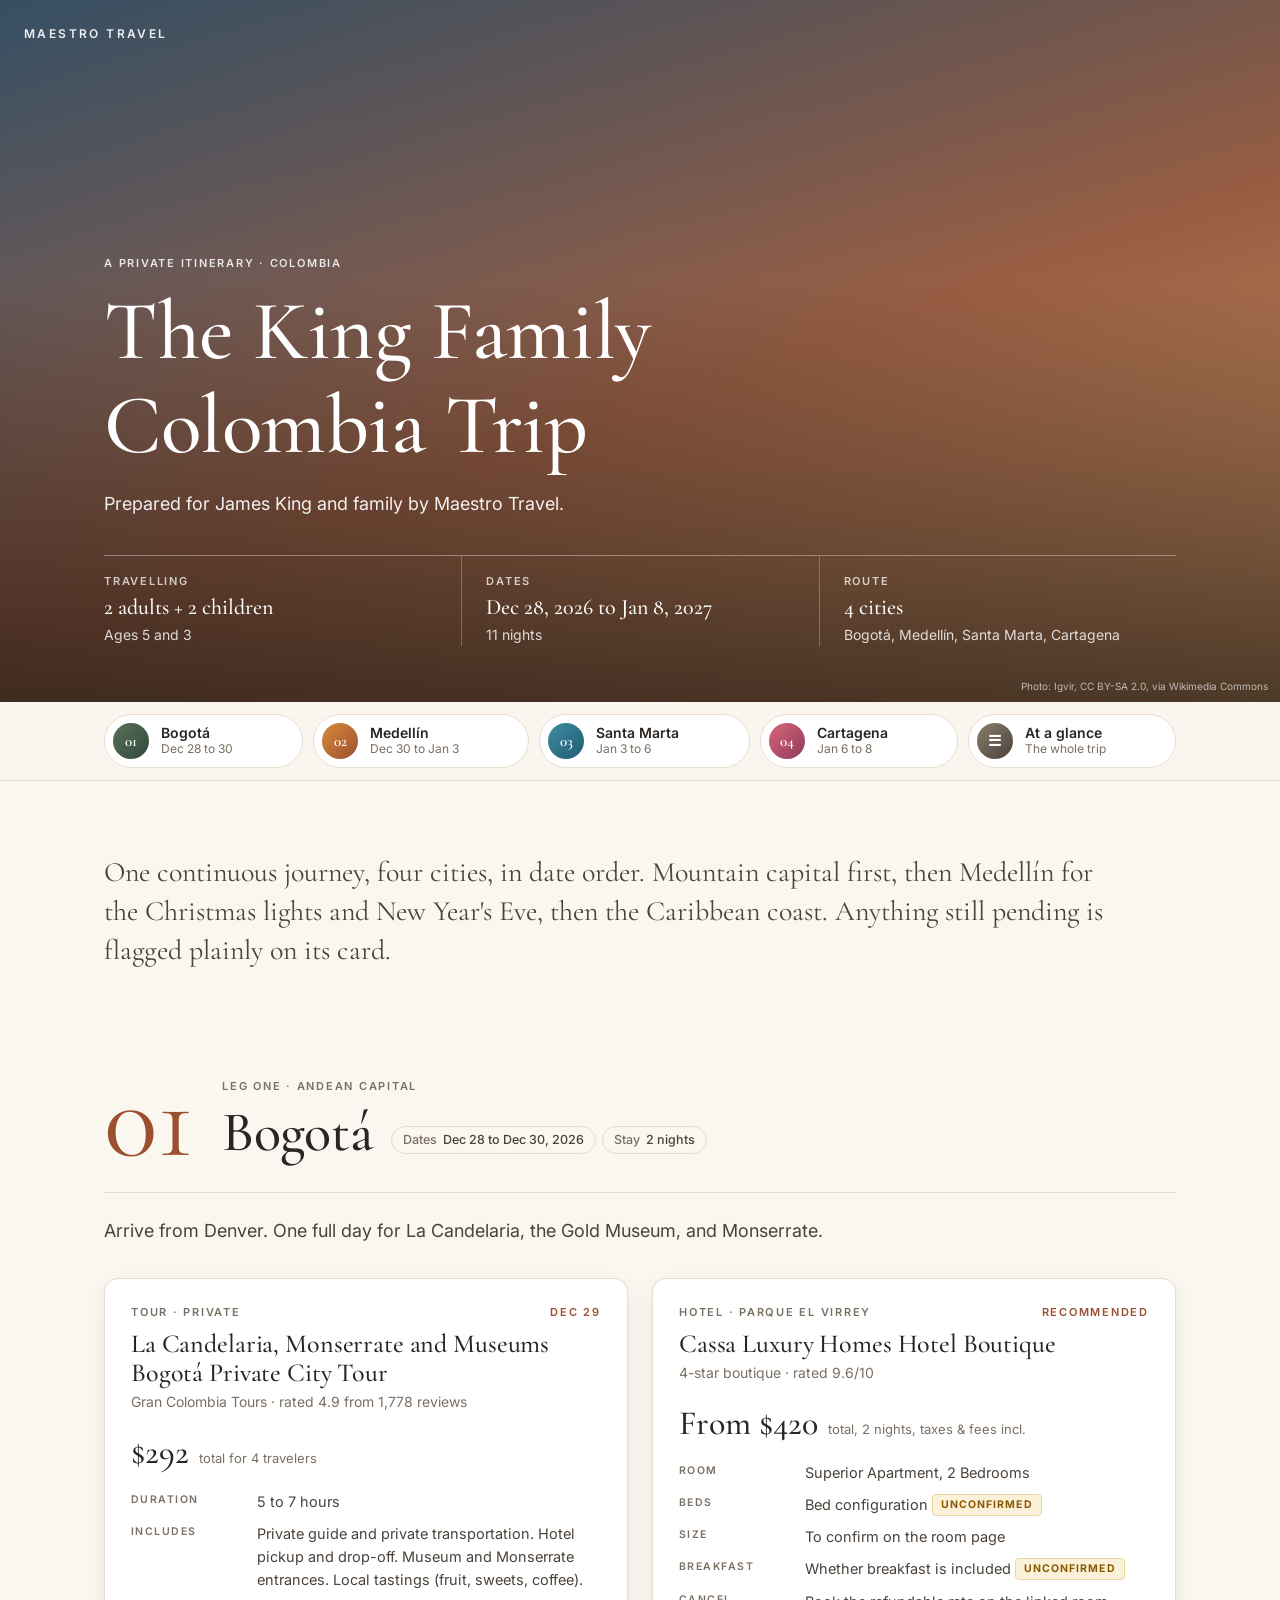
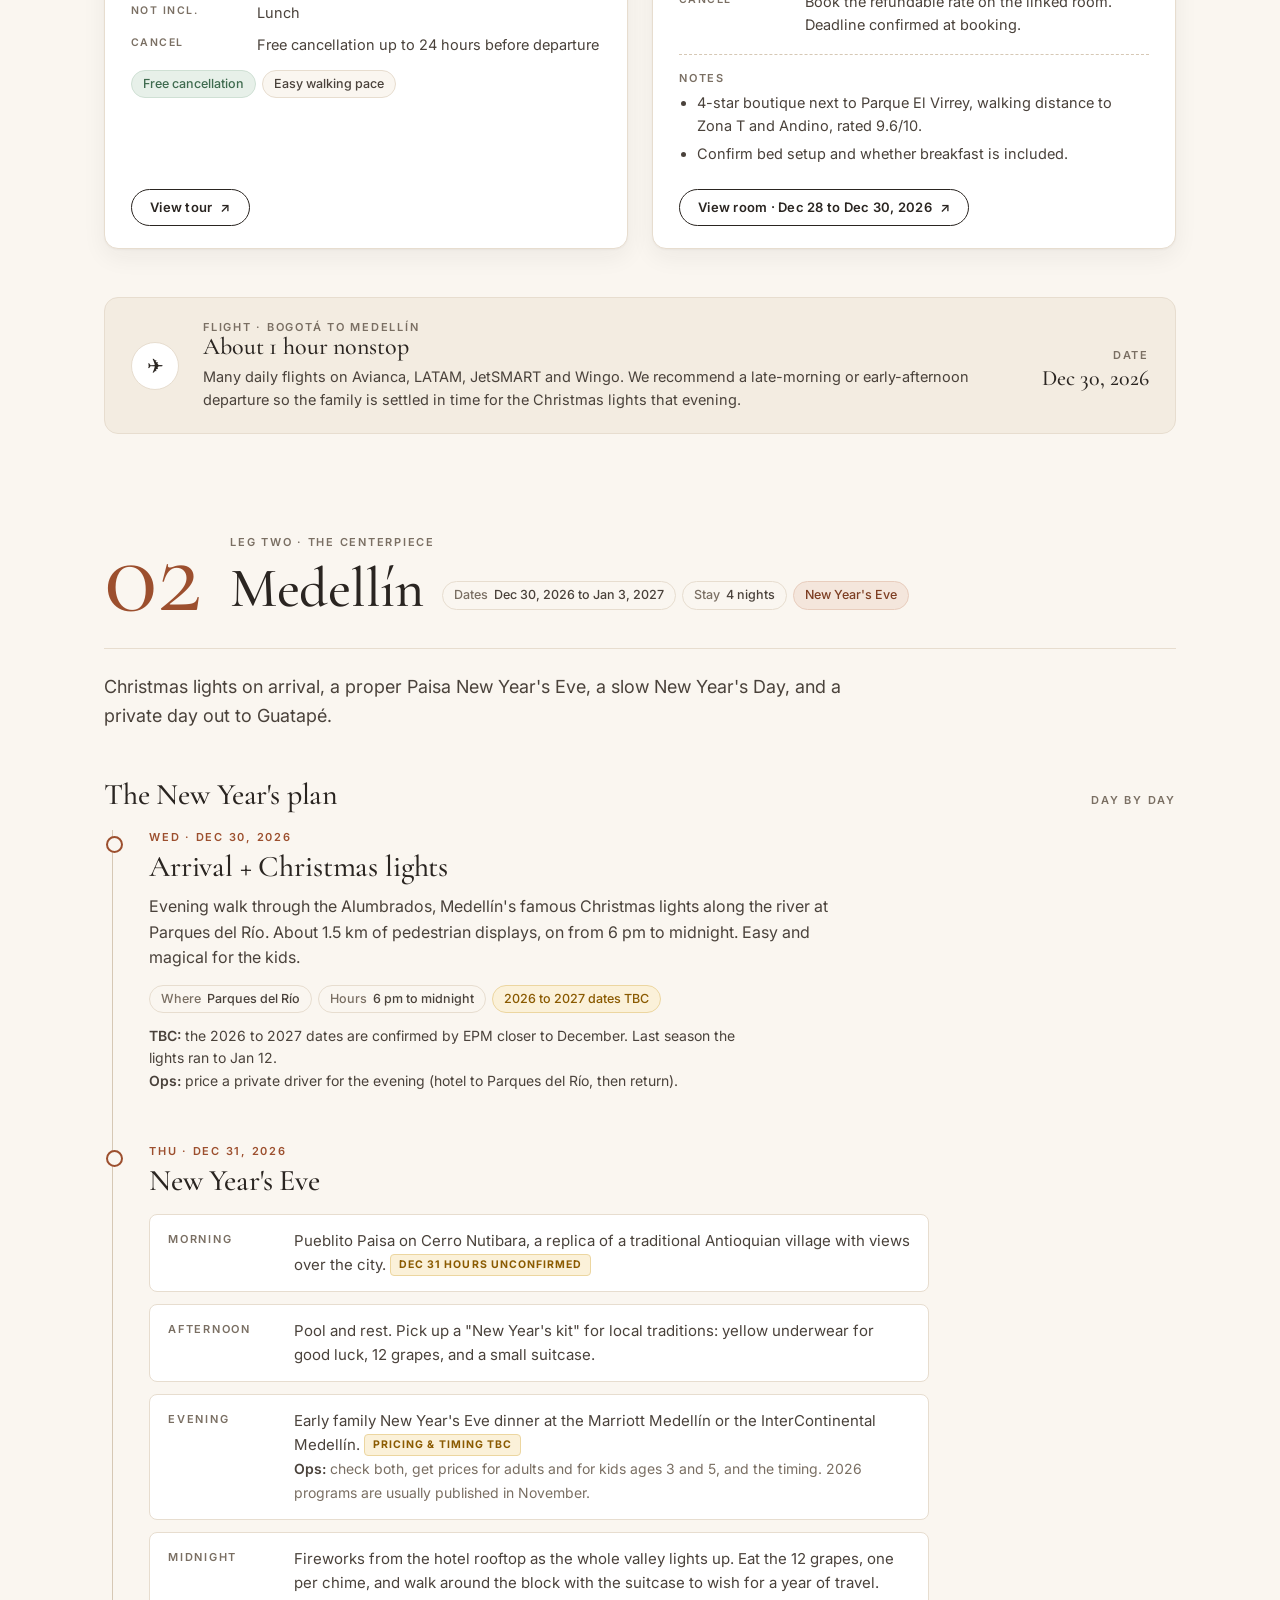
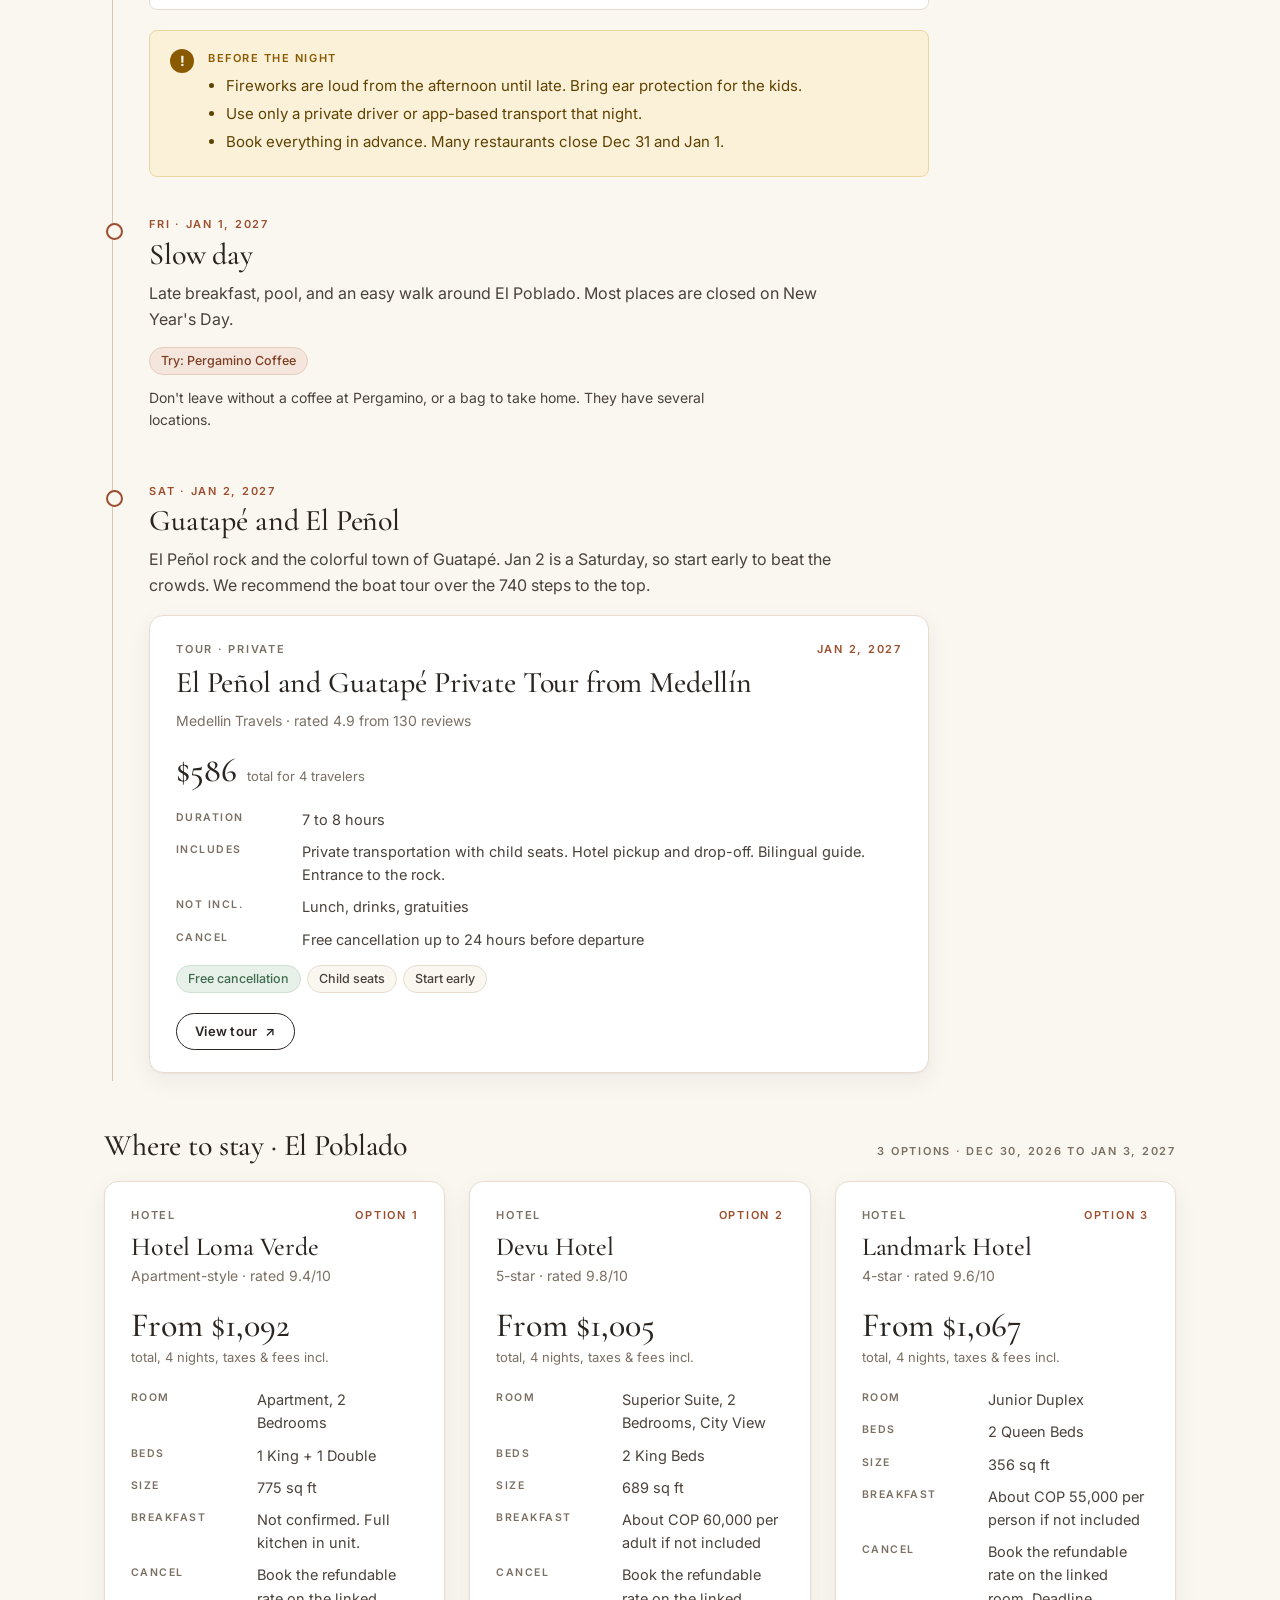
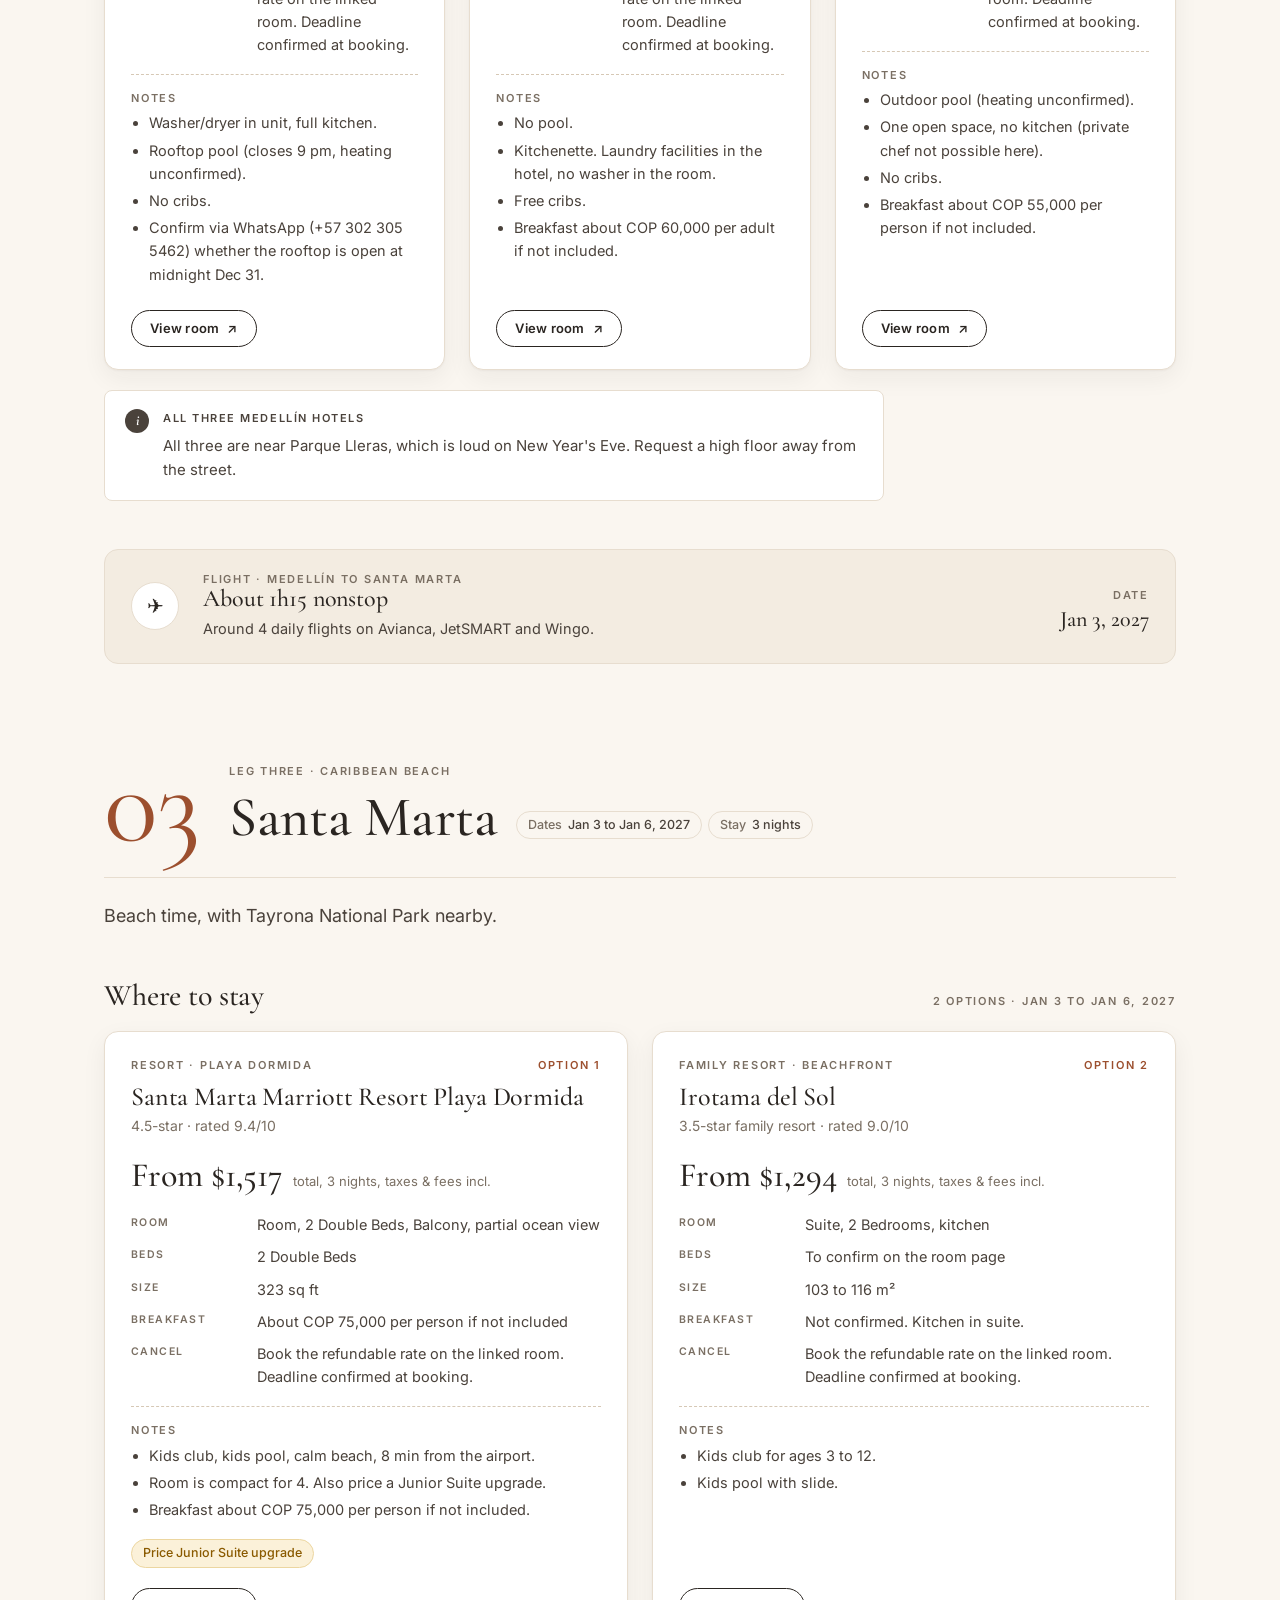
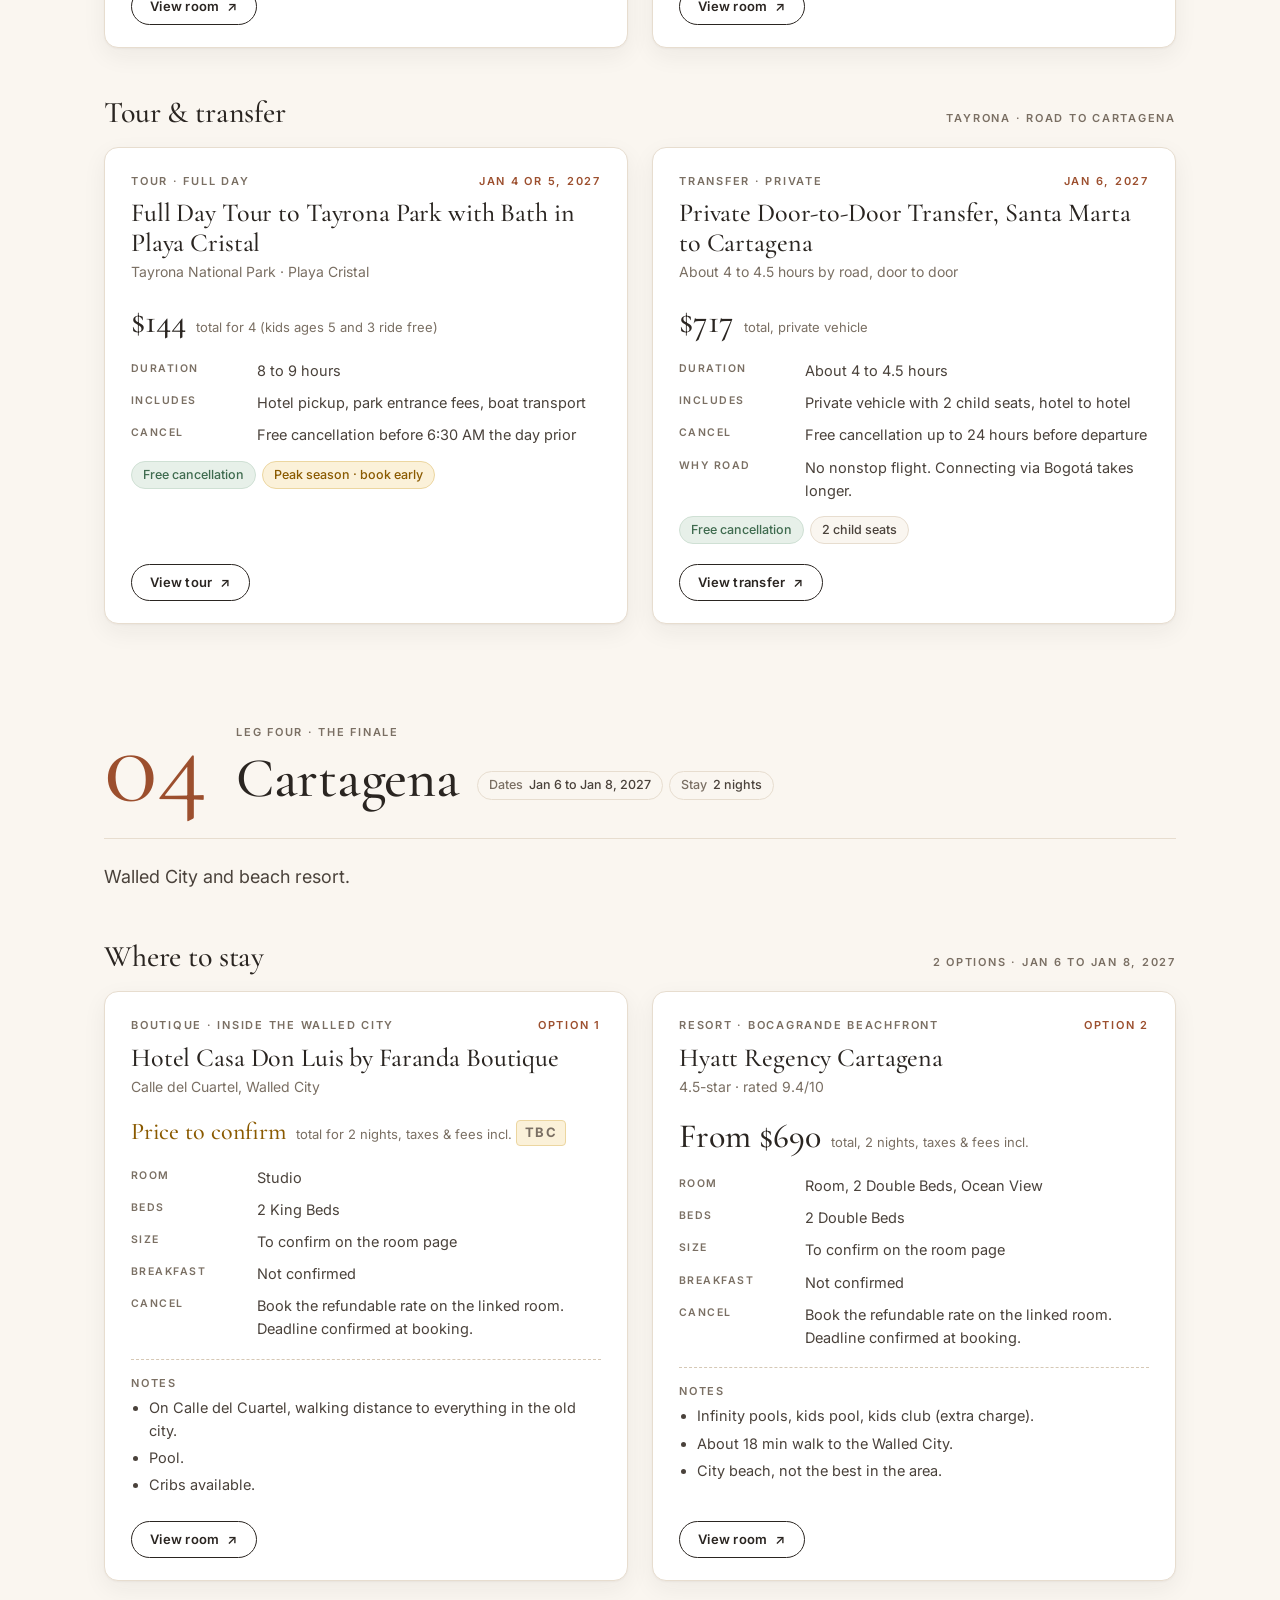
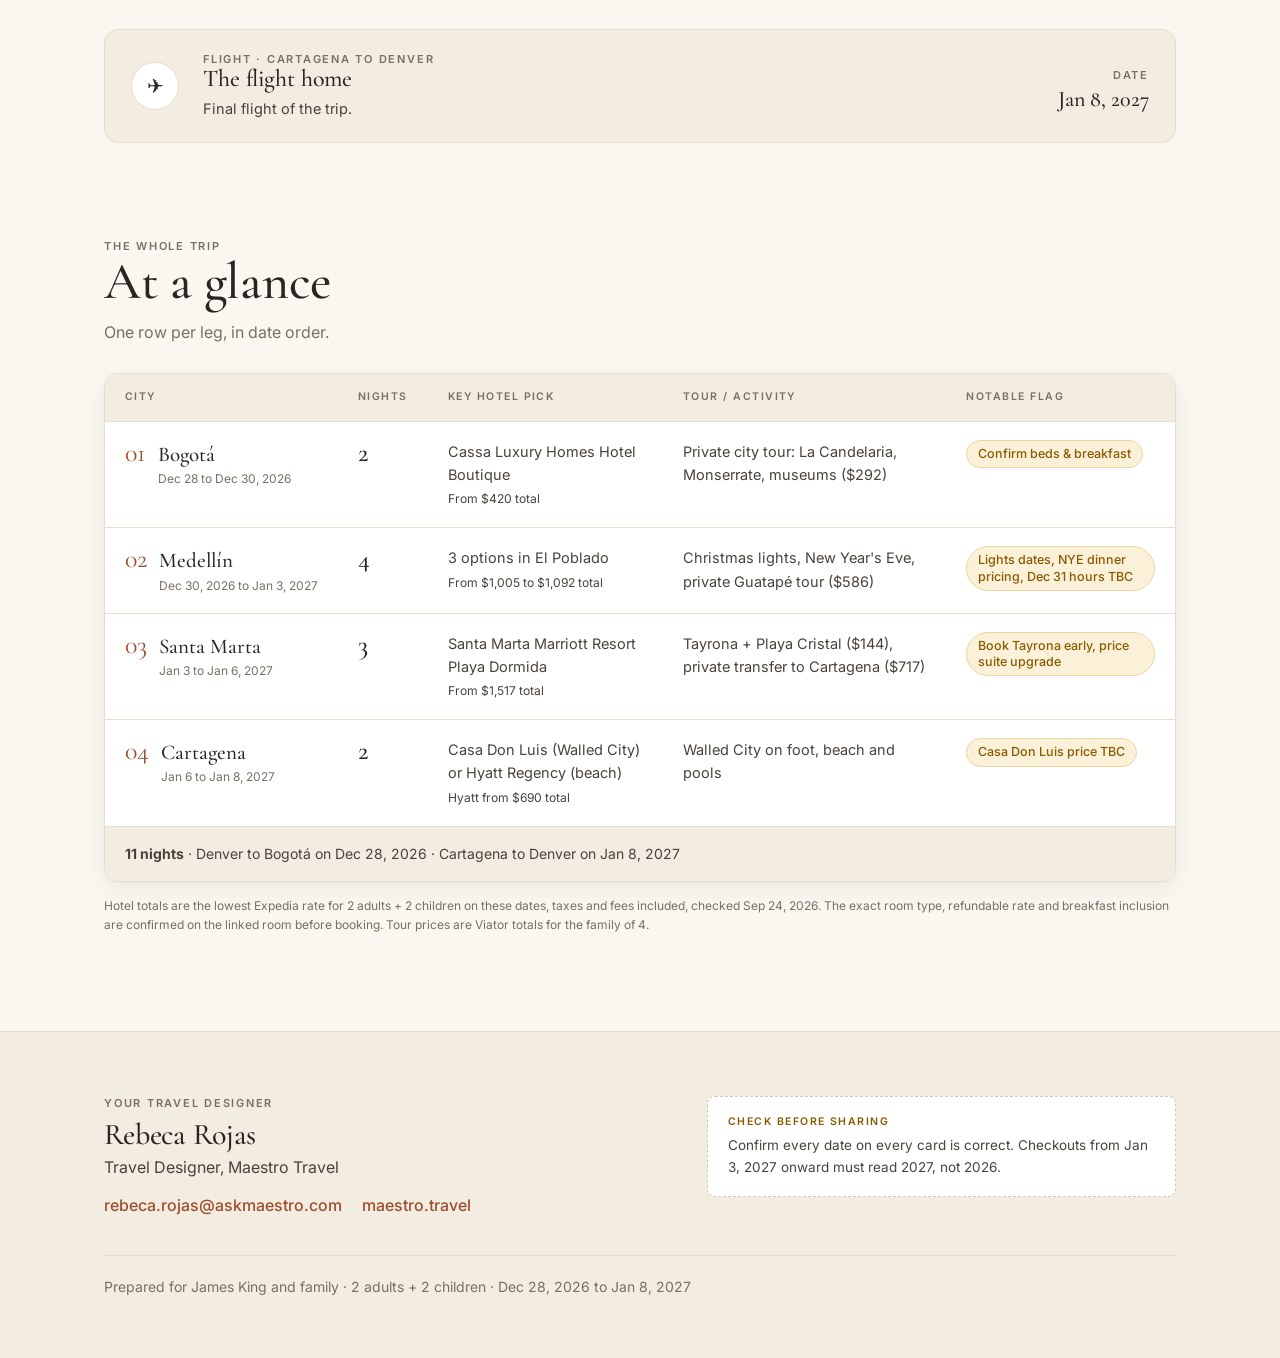
<file: site/index.html>
<!doctype html>
<html lang="en">
<head>
  <meta charset="utf-8">
  <meta name="viewport" content="width=device-width, initial-scale=1">
  <title>The King Family Colombia Trip · Maestro Travel</title>
  <meta name="description" content="A private travel itinerary by Maestro Travel: an 11-night Colombia journey for the King family, with hotels, tours, and flights curated for their dates.">
  <meta name="robots" content="noindex, nofollow">
  <meta name="theme-color" content="#faf6f0">
  <link rel="preconnect" href="https://fonts.googleapis.com">
  <link rel="preconnect" href="https://fonts.gstatic.com" crossorigin>
  <link href="https://fonts.googleapis.com/css2?family=Cormorant+Garamond:ital,wght@0,400;0,500;0,600;1,400&family=Inter:wght@400;500;600;700&display=swap" rel="stylesheet">
  <link rel="stylesheet" href="styles.css">
</head>
<body>

<header class="hero">
  <img src="https://commons.wikimedia.org/wiki/Special:FilePath/Sunset-cartagena-tower-dewired.jpg?width=2400" alt="Sunset over the colonial walls and watchtower of Cartagena's Walled City" fetchpriority="high" onerror="this.remove()">
  <div class="brand">Maestro Travel</div>
  <div class="wrap">
    <div class="label eyebrow">A private itinerary · Colombia</div>
    <h1>The King Family Colombia Trip</h1>
    <p class="sub">Prepared for James King and family by Maestro Travel.</p>
    <div class="stats">
      <div>
        <div class="label">Travelling</div>
        <strong>2 adults + 2 children</strong>
        <span>Ages 5 and 3</span>
      </div>
      <div>
        <div class="label">Dates</div>
        <strong>Dec 28, 2026 to Jan 8, 2027</strong>
        <span>11 nights</span>
      </div>
      <div>
        <div class="label">Route</div>
        <strong>4 cities</strong>
        <span>Bogotá, Medellín, Santa Marta, Cartagena</span>
      </div>
    </div>
  </div>
  <div class="credit">Photo: <a href="https://commons.wikimedia.org/wiki/File:Sunset-cartagena-tower-dewired.jpg" target="_blank" rel="noopener">Igvir</a>, <a href="https://creativecommons.org/licenses/by-sa/2.0/" target="_blank" rel="noopener">CC BY-SA 2.0</a>, via Wikimedia Commons</div>
</header>

<nav class="jump" aria-label="Trip sections">
  <div class="wrap">
    <a href="#bogota"><span class="thumb t1">01</span><span><b>Bogotá</b><small>Dec 28 to 30</small></span></a>
    <a href="#medellin"><span class="thumb t2">02</span><span><b>Medellín</b><small>Dec 30 to Jan 3</small></span></a>
    <a href="#santa-marta"><span class="thumb t3">03</span><span><b>Santa Marta</b><small>Jan 3 to 6</small></span></a>
    <a href="#cartagena"><span class="thumb t4">04</span><span><b>Cartagena</b><small>Jan 6 to 8</small></span></a>
    <a href="#glance"><span class="thumb t5">&#9776;</span><span><b>At a glance</b><small>The whole trip</small></span></a>
  </div>
</nav>

<main>

<section class="intro">
  <div class="wrap">
    <p>One continuous journey, four cities, in date order. Mountain capital first, then Medellín for the Christmas lights and New Year's Eve, then the Caribbean coast. Anything still pending is flagged plainly on its card.</p>
  </div>
</section>

<!-- ================= 01 BOGOTÁ ================= -->
<section class="leg" id="bogota">
  <div class="wrap">
    <div class="leg-head">
      <div class="leg-num">01</div>
      <div class="label">Leg one · Andean capital</div>
      <div class="meta">
        <h2>Bogotá</h2>
        <ul class="pills">
          <li class="pill"><em>Dates</em> Dec 28 to Dec 30, 2026</li>
          <li class="pill"><em>Stay</em> 2 nights</li>
        </ul>
      </div>
    </div>
    <p class="leg-lede">Arrive from Denver. One full day for La Candelaria, the Gold Museum, and Monserrate.</p>

    <div class="grid two">
      <article class="card">
        <div class="kind"><span class="label">Tour · Private</span><span class="label opt">Dec 29</span></div>
        <h4>La Candelaria, Monserrate and Museums Bogotá Private City Tour</h4>
        <p class="where">Gran Colombia Tours · rated 4.9 from 1,778 reviews</p>
        <div class="price"><strong>$292</strong><span>total for 4 travelers</span></div>
        <dl class="facts">
          <dt>Duration</dt><dd>5 to 7 hours</dd>
          <dt>Includes</dt><dd>Private guide and private transportation. Hotel pickup and drop-off. Museum and Monserrate entrances. Local tastings (fruit, sweets, coffee).</dd>
          <dt>Not incl.</dt><dd>Lunch</dd>
          <dt>Cancel</dt><dd>Free cancellation up to 24 hours before departure</dd>
        </dl>
        <ul class="pills">
          <li class="pill ok">Free cancellation</li>
          <li class="pill">Easy walking pace</li>
        </ul>
        <div class="cta"><a class="btn" href="https://www.viator.com/tours/Bogota/Bogota-City-Tour/d4560-59388P15" target="_blank" rel="noopener">View tour</a></div>
      </article>

      <article class="card">
        <div class="kind"><span class="label">Hotel · Parque El Virrey</span><span class="label opt">Recommended</span></div>
        <h4>Cassa Luxury Homes Hotel Boutique</h4>
        <p class="where">4-star boutique · rated 9.6/10</p>
        <div class="price"><strong>From $420</strong><span>total, 2 nights, taxes &amp; fees incl.</span></div>
        <dl class="facts">
          <dt>Room</dt><dd>Superior Apartment, 2 Bedrooms</dd>
          <dt>Beds</dt><dd>Bed configuration <span class="tbc">Unconfirmed</span></dd>
          <dt>Size</dt><dd>To confirm on the room page</dd>
          <dt>Breakfast</dt><dd>Whether breakfast is included <span class="tbc">Unconfirmed</span></dd>
          <dt>Cancel</dt><dd>Book the refundable rate on the linked room. Deadline confirmed at booking.</dd>
        </dl>
        <div class="notes">
          <span class="label">Notes</span>
          <ul>
            <li>4-star boutique next to Parque El Virrey, walking distance to Zona T and Andino, rated 9.6/10.</li>
            <li>Confirm bed setup and whether breakfast is included.</li>
          </ul>
        </div>
        <div class="cta"><a class="btn" href="https://www.expediataap.com/Bogota-Hotels-Cassa-Luxury-Homes-Hotel-Boutique.h38703955.Hotel-Information?chkin=2026-12-28&amp;chkout=2026-12-30&amp;rm1=a2%3Ac5%3Ac3&amp;selectedRoomType=213623802" target="_blank" rel="noopener">View room · Dec 28 to Dec 30, 2026</a></div>
      </article>
    </div>

    <div class="move">
      <div class="icon" aria-hidden="true">&#9992;</div>
      <div>
        <div class="label">Flight · Bogotá to Medellín</div>
        <h4>About 1 hour nonstop</h4>
        <p>Many daily flights on Avianca, LATAM, JetSMART and Wingo. We recommend a late-morning or early-afternoon departure so the family is settled in time for the Christmas lights that evening.</p>
      </div>
      <div class="when"><span class="label">Date</span><strong>Dec 30, 2026</strong></div>
    </div>
  </div>
</section>

<!-- ================= 02 MEDELLÍN ================= -->
<section class="leg" id="medellin">
  <div class="wrap">
    <div class="leg-head">
      <div class="leg-num">02</div>
      <div class="label">Leg two · The centerpiece</div>
      <div class="meta">
        <h2>Medellín</h2>
        <ul class="pills">
          <li class="pill"><em>Dates</em> Dec 30, 2026 to Jan 3, 2027</li>
          <li class="pill"><em>Stay</em> 4 nights</li>
          <li class="pill accent">New Year's Eve</li>
        </ul>
      </div>
    </div>
    <p class="leg-lede">Christmas lights on arrival, a proper Paisa New Year's Eve, a slow New Year's Day, and a private day out to Guatapé.</p>

    <div class="sub-head"><h3>The New Year's plan</h3><span class="label">Day by day</span></div>

    <div class="days">
      <div class="day">
        <div class="label date">Wed · Dec 30, 2026</div>
        <h4>Arrival + Christmas lights</h4>
        <p>Evening walk through the Alumbrados, Medellín's famous Christmas lights along the river at Parques del Río. About 1.5 km of pedestrian displays, on from 6 pm to midnight. Easy and magical for the kids.</p>
        <ul class="pills">
          <li class="pill"><em>Where</em> Parques del Río</li>
          <li class="pill"><em>Hours</em> 6 pm to midnight</li>
          <li class="pill flag">2026 to 2027 dates TBC</li>
        </ul>
        <p class="ops"><b>TBC:</b> the 2026 to 2027 dates are confirmed by EPM closer to December. Last season the lights ran to Jan 12.<br><b>Ops:</b> price a private driver for the evening (hotel to Parques del Río, then return).</p>
      </div>

      <div class="day">
        <div class="label date">Thu · Dec 31, 2026</div>
        <h4>New Year's Eve</h4>
        <div class="slots">
          <div class="slot"><span class="label">Morning</span><p>Pueblito Paisa on Cerro Nutibara, a replica of a traditional Antioquian village with views over the city. <span class="tbc">Dec 31 hours unconfirmed</span></p></div>
          <div class="slot"><span class="label">Afternoon</span><p>Pool and rest. Pick up a "New Year's kit" for local traditions: yellow underwear for good luck, 12 grapes, and a small suitcase.</p></div>
          <div class="slot"><span class="label">Evening</span><p>Early family New Year's Eve dinner at the Marriott Medellín or the InterContinental Medellín. <span class="tbc">Pricing &amp; timing TBC</span><br><span class="ops"><b>Ops:</b> check both, get prices for adults and for kids ages 3 and 5, and the timing. 2026 programs are usually published in November.</span></p></div>
          <div class="slot"><span class="label">Midnight</span><p>Fireworks from the hotel rooftop as the whole valley lights up. Eat the 12 grapes, one per chime, and walk around the block with the suitcase to wish for a year of travel.</p></div>
        </div>
        <div class="callout">
          <strong>Before the night</strong>
          <ul>
            <li>Fireworks are loud from the afternoon until late. Bring ear protection for the kids.</li>
            <li>Use only a private driver or app-based transport that night.</li>
            <li>Book everything in advance. Many restaurants close Dec 31 and Jan 1.</li>
          </ul>
        </div>
      </div>

      <div class="day">
        <div class="label date">Fri · Jan 1, 2027</div>
        <h4>Slow day</h4>
        <p>Late breakfast, pool, and an easy walk around El Poblado. Most places are closed on New Year's Day.</p>
        <ul class="pills">
          <li class="pill accent">Try: Pergamino Coffee</li>
        </ul>
        <p class="ops">Don't leave without a coffee at Pergamino, or a bag to take home. They have several locations.</p>
      </div>

      <div class="day">
        <div class="label date">Sat · Jan 2, 2027</div>
        <h4>Guatapé and El Peñol</h4>
        <p>El Peñol rock and the colorful town of Guatapé. Jan 2 is a Saturday, so start early to beat the crowds. We recommend the boat tour over the 740 steps to the top.</p>
        <article class="card">
          <div class="kind"><span class="label">Tour · Private</span><span class="label opt">Jan 2, 2027</span></div>
          <h4>El Peñol and Guatapé Private Tour from Medellín</h4>
          <p class="where">Medellin Travels · rated 4.9 from 130 reviews</p>
          <div class="price"><strong>$586</strong><span>total for 4 travelers</span></div>
          <dl class="facts">
            <dt>Duration</dt><dd>7 to 8 hours</dd>
            <dt>Includes</dt><dd>Private transportation with child seats. Hotel pickup and drop-off. Bilingual guide. Entrance to the rock.</dd>
            <dt>Not incl.</dt><dd>Lunch, drinks, gratuities</dd>
            <dt>Cancel</dt><dd>Free cancellation up to 24 hours before departure</dd>
          </dl>
          <ul class="pills">
            <li class="pill ok">Free cancellation</li>
            <li class="pill">Child seats</li>
            <li class="pill">Start early</li>
          </ul>
          <div class="cta"><a class="btn" href="https://www.viator.com/tours/Medellin/El-Penol-Guatape-Tour/d4563-29265P1" target="_blank" rel="noopener">View tour</a></div>
        </article>
      </div>
    </div>

    <div class="sub-head"><h3>Where to stay · El Poblado</h3><span class="label">3 options · Dec 30, 2026 to Jan 3, 2027</span></div>

    <div class="grid three">
      <article class="card">
        <div class="kind"><span class="label">Hotel</span><span class="label opt">Option 1</span></div>
        <h4>Hotel Loma Verde</h4>
        <p class="where">Apartment-style · rated 9.4/10</p>
        <div class="price"><strong>From $1,092</strong><span>total, 4 nights, taxes &amp; fees incl.</span></div>
        <dl class="facts">
          <dt>Room</dt><dd>Apartment, 2 Bedrooms</dd>
          <dt>Beds</dt><dd>1 King + 1 Double</dd>
          <dt>Size</dt><dd>775 sq ft</dd>
          <dt>Breakfast</dt><dd>Not confirmed. Full kitchen in unit.</dd>
          <dt>Cancel</dt><dd>Book the refundable rate on the linked room. Deadline confirmed at booking.</dd>
        </dl>
        <div class="notes">
          <span class="label">Notes</span>
          <ul>
            <li>Washer/dryer in unit, full kitchen.</li>
            <li>Rooftop pool (closes 9 pm, heating unconfirmed).</li>
            <li>No cribs.</li>
            <li>Confirm via WhatsApp (+57 302 305 5462) whether the rooftop is open at midnight Dec 31.</li>
          </ul>
        </div>
        <div class="cta"><a class="btn" href="https://www.expediataap.com/Medellin-Hotels-Hotel-Loma-Verde.h109343260.Hotel-Information?chkin=2026-12-30&amp;chkout=2027-01-03&amp;rm1=a2%3Ac5%3Ac3&amp;selectedRoomType=325528331" target="_blank" rel="noopener">View room</a></div>
      </article>

      <article class="card">
        <div class="kind"><span class="label">Hotel</span><span class="label opt">Option 2</span></div>
        <h4>Devu Hotel</h4>
        <p class="where">5-star · rated 9.8/10</p>
        <div class="price"><strong>From $1,005</strong><span>total, 4 nights, taxes &amp; fees incl.</span></div>
        <dl class="facts">
          <dt>Room</dt><dd>Superior Suite, 2 Bedrooms, City View</dd>
          <dt>Beds</dt><dd>2 King Beds</dd>
          <dt>Size</dt><dd>689 sq ft</dd>
          <dt>Breakfast</dt><dd>About COP 60,000 per adult if not included</dd>
          <dt>Cancel</dt><dd>Book the refundable rate on the linked room. Deadline confirmed at booking.</dd>
        </dl>
        <div class="notes">
          <span class="label">Notes</span>
          <ul>
            <li>No pool.</li>
            <li>Kitchenette. Laundry facilities in the hotel, no washer in the room.</li>
            <li>Free cribs.</li>
            <li>Breakfast about COP 60,000 per adult if not included.</li>
          </ul>
        </div>
        <div class="cta"><a class="btn" href="https://www.expediataap.com/Medellin-Hotels-Devu.h127056577.Hotel-Information?chkin=2026-12-30&amp;chkout=2027-01-03&amp;rm1=a2%3Ac5%3Ac3&amp;selectedRoomType=328300960" target="_blank" rel="noopener">View room</a></div>
      </article>

      <article class="card">
        <div class="kind"><span class="label">Hotel</span><span class="label opt">Option 3</span></div>
        <h4>Landmark Hotel</h4>
        <p class="where">4-star · rated 9.6/10</p>
        <div class="price"><strong>From $1,067</strong><span>total, 4 nights, taxes &amp; fees incl.</span></div>
        <dl class="facts">
          <dt>Room</dt><dd>Junior Duplex</dd>
          <dt>Beds</dt><dd>2 Queen Beds</dd>
          <dt>Size</dt><dd>356 sq ft</dd>
          <dt>Breakfast</dt><dd>About COP 55,000 per person if not included</dd>
          <dt>Cancel</dt><dd>Book the refundable rate on the linked room. Deadline confirmed at booking.</dd>
        </dl>
        <div class="notes">
          <span class="label">Notes</span>
          <ul>
            <li>Outdoor pool (heating unconfirmed).</li>
            <li>One open space, no kitchen (private chef not possible here).</li>
            <li>No cribs.</li>
            <li>Breakfast about COP 55,000 per person if not included.</li>
          </ul>
        </div>
        <div class="cta"><a class="btn" href="https://www.expediataap.com/Medellin-Hotels-Landmark-Hotel.h112582996.Hotel-Information?chkin=2026-12-30&amp;chkout=2027-01-03&amp;rm1=a2%3Ac5%3Ac3&amp;selectedRoomType=326142844" target="_blank" rel="noopener">View room</a></div>
      </article>
    </div>

    <div class="callout note">
      <strong>All three Medellín hotels</strong>
      All three are near Parque Lleras, which is loud on New Year's Eve. Request a high floor away from the street.
    </div>

    <div class="move">
      <div class="icon" aria-hidden="true">&#9992;</div>
      <div>
        <div class="label">Flight · Medellín to Santa Marta</div>
        <h4>About 1h15 nonstop</h4>
        <p>Around 4 daily flights on Avianca, JetSMART and Wingo.</p>
      </div>
      <div class="when"><span class="label">Date</span><strong>Jan 3, 2027</strong></div>
    </div>
  </div>
</section>

<!-- ================= 03 SANTA MARTA ================= -->
<section class="leg" id="santa-marta">
  <div class="wrap">
    <div class="leg-head">
      <div class="leg-num">03</div>
      <div class="label">Leg three · Caribbean beach</div>
      <div class="meta">
        <h2>Santa Marta</h2>
        <ul class="pills">
          <li class="pill"><em>Dates</em> Jan 3 to Jan 6, 2027</li>
          <li class="pill"><em>Stay</em> 3 nights</li>
        </ul>
      </div>
    </div>
    <p class="leg-lede">Beach time, with Tayrona National Park nearby.</p>

    <div class="sub-head"><h3>Where to stay</h3><span class="label">2 options · Jan 3 to Jan 6, 2027</span></div>

    <div class="grid two">
      <article class="card">
        <div class="kind"><span class="label">Resort · Playa Dormida</span><span class="label opt">Option 1</span></div>
        <h4>Santa Marta Marriott Resort Playa Dormida</h4>
        <p class="where">4.5-star · rated 9.4/10</p>
        <div class="price"><strong>From $1,517</strong><span>total, 3 nights, taxes &amp; fees incl.</span></div>
        <dl class="facts">
          <dt>Room</dt><dd>Room, 2 Double Beds, Balcony, partial ocean view</dd>
          <dt>Beds</dt><dd>2 Double Beds</dd>
          <dt>Size</dt><dd>323 sq ft</dd>
          <dt>Breakfast</dt><dd>About COP 75,000 per person if not included</dd>
          <dt>Cancel</dt><dd>Book the refundable rate on the linked room. Deadline confirmed at booking.</dd>
        </dl>
        <div class="notes">
          <span class="label">Notes</span>
          <ul>
            <li>Kids club, kids pool, calm beach, 8 min from the airport.</li>
            <li>Room is compact for 4. Also price a Junior Suite upgrade.</li>
            <li>Breakfast about COP 75,000 per person if not included.</li>
          </ul>
        </div>
        <ul class="pills">
          <li class="pill flag">Price Junior Suite upgrade</li>
        </ul>
        <div class="cta"><a class="btn" href="https://www.expediataap.com/Santa-Marta-Hotels-Santa-Marta-Marriott-Resort-Playa-Dormida.h36287893.Hotel-Information?chkin=2027-01-03&amp;chkout=2027-01-06&amp;rm1=a2%3Ac5%3Ac3&amp;selectedRoomType=216939949" target="_blank" rel="noopener">View room</a></div>
      </article>

      <article class="card">
        <div class="kind"><span class="label">Family resort · Beachfront</span><span class="label opt">Option 2</span></div>
        <h4>Irotama del Sol</h4>
        <p class="where">3.5-star family resort · rated 9.0/10</p>
        <div class="price"><strong>From $1,294</strong><span>total, 3 nights, taxes &amp; fees incl.</span></div>
        <dl class="facts">
          <dt>Room</dt><dd>Suite, 2 Bedrooms, kitchen</dd>
          <dt>Beds</dt><dd>To confirm on the room page</dd>
          <dt>Size</dt><dd>103 to 116 m²</dd>
          <dt>Breakfast</dt><dd>Not confirmed. Kitchen in suite.</dd>
          <dt>Cancel</dt><dd>Book the refundable rate on the linked room. Deadline confirmed at booking.</dd>
        </dl>
        <div class="notes">
          <span class="label">Notes</span>
          <ul>
            <li>Kids club for ages 3 to 12.</li>
            <li>Kids pool with slide.</li>
          </ul>
        </div>
        <div class="cta"><a class="btn" href="https://www.expediataap.com/Santa-Marta-Hotels-Irotama-Torres.h4478793.Hotel-Information?chkin=2027-01-03&amp;chkout=2027-01-06&amp;rm1=a2%3Ac5%3Ac3&amp;selectedRoomType=2543271" target="_blank" rel="noopener">View room</a></div>
      </article>
    </div>

    <div class="sub-head"><h3>Tour &amp; transfer</h3><span class="label">Tayrona · Road to Cartagena</span></div>

    <div class="grid two">
      <article class="card">
        <div class="kind"><span class="label">Tour · Full day</span><span class="label opt">Jan 4 or 5, 2027</span></div>
        <h4>Full Day Tour to Tayrona Park with Bath in Playa Cristal</h4>
        <p class="where">Tayrona National Park · Playa Cristal</p>
        <div class="price"><strong>$144</strong><span>total for 4 (kids ages 5 and 3 ride free)</span></div>
        <dl class="facts">
          <dt>Duration</dt><dd>8 to 9 hours</dd>
          <dt>Includes</dt><dd>Hotel pickup, park entrance fees, boat transport</dd>
          <dt>Cancel</dt><dd>Free cancellation before 6:30 AM the day prior</dd>
        </dl>
        <ul class="pills">
          <li class="pill ok">Free cancellation</li>
          <li class="pill flag">Peak season · book early</li>
        </ul>
        <div class="cta"><a class="btn" href="https://www.viator.com/tours/Santa-Marta/Full-Day-Tour-in-Playa-Cristal-and-Tayrona-Park-with-Pickup/d4520-374721P15" target="_blank" rel="noopener">View tour</a></div>
      </article>

      <article class="card">
        <div class="kind"><span class="label">Transfer · Private</span><span class="label opt">Jan 6, 2027</span></div>
        <h4>Private Door-to-Door Transfer, Santa Marta to Cartagena</h4>
        <p class="where">About 4 to 4.5 hours by road, door to door</p>
        <div class="price"><strong>$717</strong><span>total, private vehicle</span></div>
        <dl class="facts">
          <dt>Duration</dt><dd>About 4 to 4.5 hours</dd>
          <dt>Includes</dt><dd>Private vehicle with 2 child seats, hotel to hotel</dd>
          <dt>Cancel</dt><dd>Free cancellation up to 24 hours before departure</dd>
          <dt>Why road</dt><dd>No nonstop flight. Connecting via Bogotá takes longer.</dd>
        </dl>
        <ul class="pills">
          <li class="pill ok">Free cancellation</li>
          <li class="pill">2 child seats</li>
        </ul>
        <div class="cta"><a class="btn" href="https://www.viator.com/tours/Santa-Marta/Private-door-to-door-transfer-Santa-Marta-to-Cartagena-price-per-vehicle/d4520-127977P3" target="_blank" rel="noopener">View transfer</a></div>
      </article>
    </div>
  </div>
</section>

<!-- ================= 04 CARTAGENA ================= -->
<section class="leg" id="cartagena">
  <div class="wrap">
    <div class="leg-head">
      <div class="leg-num">04</div>
      <div class="label">Leg four · The finale</div>
      <div class="meta">
        <h2>Cartagena</h2>
        <ul class="pills">
          <li class="pill"><em>Dates</em> Jan 6 to Jan 8, 2027</li>
          <li class="pill"><em>Stay</em> 2 nights</li>
        </ul>
      </div>
    </div>
    <p class="leg-lede">Walled City and beach resort.</p>

    <div class="sub-head"><h3>Where to stay</h3><span class="label">2 options · Jan 6 to Jan 8, 2027</span></div>

    <div class="grid two">
      <article class="card">
        <div class="kind"><span class="label">Boutique · Inside the Walled City</span><span class="label opt">Option 1</span></div>
        <h4>Hotel Casa Don Luis by Faranda Boutique</h4>
        <p class="where">Calle del Cuartel, Walled City</p>
        <div class="price pending"><strong>Price to confirm</strong><span>total for 2 nights, taxes &amp; fees incl. <span class="tbc">TBC</span></span></div>
        <dl class="facts">
          <dt>Room</dt><dd>Studio</dd>
          <dt>Beds</dt><dd>2 King Beds</dd>
          <dt>Size</dt><dd>To confirm on the room page</dd>
          <dt>Breakfast</dt><dd>Not confirmed</dd>
          <dt>Cancel</dt><dd>Book the refundable rate on the linked room. Deadline confirmed at booking.</dd>
        </dl>
        <div class="notes">
          <span class="label">Notes</span>
          <ul>
            <li>On Calle del Cuartel, walking distance to everything in the old city.</li>
            <li>Pool.</li>
            <li>Cribs available.</li>
          </ul>
        </div>
        <div class="cta"><a class="btn" href="https://www.expediataap.com/Cartagena-Hotels-Hotel-Casa-Don-Luis-By-Faranda-Boutique.h66085789.Hotel-Information?chkin=2027-01-06&amp;chkout=2027-01-08&amp;rm1=a2%3Ac5%3Ac3&amp;selectedRoomType=316302220" target="_blank" rel="noopener">View room</a></div>
      </article>

      <article class="card">
        <div class="kind"><span class="label">Resort · Bocagrande beachfront</span><span class="label opt">Option 2</span></div>
        <h4>Hyatt Regency Cartagena</h4>
        <p class="where">4.5-star · rated 9.4/10</p>
        <div class="price"><strong>From $690</strong><span>total, 2 nights, taxes &amp; fees incl.</span></div>
        <dl class="facts">
          <dt>Room</dt><dd>Room, 2 Double Beds, Ocean View</dd>
          <dt>Beds</dt><dd>2 Double Beds</dd>
          <dt>Size</dt><dd>To confirm on the room page</dd>
          <dt>Breakfast</dt><dd>Not confirmed</dd>
          <dt>Cancel</dt><dd>Book the refundable rate on the linked room. Deadline confirmed at booking.</dd>
        </dl>
        <div class="notes">
          <span class="label">Notes</span>
          <ul>
            <li>Infinity pools, kids pool, kids club (extra charge).</li>
            <li>About 18 min walk to the Walled City.</li>
            <li>City beach, not the best in the area.</li>
          </ul>
        </div>
        <div class="cta"><a class="btn" href="https://www.expediataap.com/Cartagena-Hotels-Hyatt-Regency-Cartagena.h15914053.Hotel-Information?chkin=2027-01-06&amp;chkout=2027-01-08&amp;rm1=a2%3Ac5%3Ac3&amp;selectedRoomType=201748933" target="_blank" rel="noopener">View room</a></div>
      </article>
    </div>

    <div class="move">
      <div class="icon" aria-hidden="true">&#9992;</div>
      <div>
        <div class="label">Flight · Cartagena to Denver</div>
        <h4>The flight home</h4>
        <p>Final flight of the trip.</p>
      </div>
      <div class="when"><span class="label">Date</span><strong>Jan 8, 2027</strong></div>
    </div>
  </div>
</section>

<!-- ================= AT A GLANCE ================= -->
<section class="glance" id="glance">
  <div class="wrap">
    <div class="label">The whole trip</div>
    <h2>At a glance</h2>
    <p class="lede">One row per leg, in date order.</p>
    <div class="table-wrap">
      <table>
        <thead>
          <tr><th>City</th><th>Nights</th><th>Key hotel pick</th><th>Tour / activity</th><th>Notable flag</th></tr>
        </thead>
        <tbody>
          <tr>
            <td><div class="city-cell"><b>01</b><span><strong>Bogotá</strong><small>Dec 28 to Dec 30, 2026</small></span></div></td>
            <td><span class="nights">2</span></td>
            <td>Cassa Luxury Homes Hotel Boutique<br><small>From $420 total</small></td>
            <td>Private city tour: La Candelaria, Monserrate, museums ($292)</td>
            <td><span class="pill flag">Confirm beds &amp; breakfast</span></td>
          </tr>
          <tr>
            <td><div class="city-cell"><b>02</b><span><strong>Medellín</strong><small>Dec 30, 2026 to Jan 3, 2027</small></span></div></td>
            <td><span class="nights">4</span></td>
            <td>3 options in El Poblado<br><small>From $1,005 to $1,092 total</small></td>
            <td>Christmas lights, New Year's Eve, private Guatapé tour ($586)</td>
            <td><span class="pill flag">Lights dates, NYE dinner pricing, Dec 31 hours TBC</span></td>
          </tr>
          <tr>
            <td><div class="city-cell"><b>03</b><span><strong>Santa Marta</strong><small>Jan 3 to Jan 6, 2027</small></span></div></td>
            <td><span class="nights">3</span></td>
            <td>Santa Marta Marriott Resort Playa Dormida<br><small>From $1,517 total</small></td>
            <td>Tayrona + Playa Cristal ($144), private transfer to Cartagena ($717)</td>
            <td><span class="pill flag">Book Tayrona early, price suite upgrade</span></td>
          </tr>
          <tr>
            <td><div class="city-cell"><b>04</b><span><strong>Cartagena</strong><small>Jan 6 to Jan 8, 2027</small></span></div></td>
            <td><span class="nights">2</span></td>
            <td>Casa Don Luis (Walled City) or Hyatt Regency (beach)<br><small>Hyatt from $690 total</small></td>
            <td>Walled City on foot, beach and pools</td>
            <td><span class="pill flag">Casa Don Luis price TBC</span></td>
          </tr>
        </tbody>
        <tfoot>
          <tr><td colspan="5"><b>11 nights</b> · Denver to Bogotá on Dec 28, 2026 · Cartagena to Denver on Jan 8, 2027</td></tr>
        </tfoot>
      </table>
    </div>
    <p class="fine">Hotel totals are the lowest Expedia rate for 2 adults + 2 children on these dates, taxes and fees included, checked Sep 24, 2026. The exact room type, refundable rate and breakfast inclusion are confirmed on the linked room before booking. Tour prices are Viator totals for the family of 4.</p>
  </div>
</section>

</main>

<footer>
  <div class="wrap">
    <div class="foot">
      <div class="designer">
        <div class="label">Your travel designer</div>
        <h3>Rebeca Rojas</h3>
        <p>Travel Designer, Maestro Travel</p>
        <div class="links">
          <a href="mailto:rebeca.rojas@askmaestro.com">rebeca.rojas@askmaestro.com</a>
          <a href="https://maestro.travel" target="_blank" rel="noopener">maestro.travel</a>
        </div>
      </div>
      <div class="check">
        <strong>Check before sharing</strong>
        Confirm every date on every card is correct. Checkouts from Jan 3, 2027 onward must read 2027, not 2026.
      </div>
    </div>
    <p class="prepared">Prepared for James King and family · 2 adults + 2 children · Dec 28, 2026 to Jan 8, 2027</p>
  </div>
</footer>

<script src="script.js"></script>
</body>
</html>
</file>
<file: site/styles.css>
/* The King Family Colombia Trip · Maestro Travel */

:root {
  --bg: #faf6f0;
  --card: #ffffff;
  --card-soft: #f3ece1;
  --ink: #2a2521;
  --ink-soft: #4a423b;
  --muted: #7a6f63;
  --line: #e7ddcf;
  --line-strong: #d6c8b5;
  --accent: #9c4f2e;
  --accent-dark: #7d3e23;
  --accent-tint: #f4e6dc;
  --flag: #8a5a00;
  --flag-bg: #fbf1d9;
  --flag-line: #ecd6a0;
  --ok: #3f6b4f;
  --ok-bg: #e7f0e9;

  --serif: "Cormorant Garamond", "Cormorant", Georgia, "Times New Roman", serif;
  --sans: "Inter", -apple-system, BlinkMacSystemFont, "Segoe UI", Roboto, Helvetica, Arial, sans-serif;

  --radius: 14px;
  --radius-sm: 8px;
  --shadow: 0 1px 2px rgba(42, 37, 33, .04), 0 8px 24px rgba(42, 37, 33, .06);
  --shadow-hover: 0 2px 4px rgba(42, 37, 33, .06), 0 14px 32px rgba(42, 37, 33, .10);

  --max: 1120px;
  --gutter: 24px;
  --section: 96px;
}

* { box-sizing: border-box; }
html { scroll-behavior: smooth; scroll-padding-top: 88px; -webkit-text-size-adjust: 100%; }
body {
  margin: 0;
  background: var(--bg);
  color: var(--ink);
  font: 400 16px/1.6 var(--sans);
  -webkit-font-smoothing: antialiased;
}
img { max-width: 100%; display: block; }
a { color: var(--accent); text-decoration: none; }
a:hover { color: var(--accent-dark); text-decoration: underline; text-underline-offset: 3px; }

h1, h2, h3, h4 { font-family: var(--serif); font-weight: 500; color: var(--ink); margin: 0; line-height: 1.12; letter-spacing: -.005em; }
p { margin: 0 0 12px; }

.wrap { max-width: var(--max); margin: 0 auto; padding: 0 var(--gutter); }

.label {
  font: 600 11px/1.3 var(--sans);
  letter-spacing: .16em;
  text-transform: uppercase;
  color: var(--muted);
}

/* ---------- Hero ---------- */
.hero {
  position: relative;
  min-height: 78vh;
  display: flex;
  align-items: flex-end;
  color: #fff;
  overflow: hidden;
  background: linear-gradient(160deg, #3b5a73 0%, #a8674a 55%, #e0a36c 100%);
}
.hero img {
  position: absolute; inset: 0;
  width: 100%; height: 100%;
  object-fit: cover; object-position: center 40%;
}
.hero::after {
  content: "";
  position: absolute; inset: 0;
  background: linear-gradient(180deg, rgba(20, 16, 13, .15) 0%, rgba(20, 16, 13, .10) 40%, rgba(20, 16, 13, .72) 100%);
}
.hero .wrap { position: relative; z-index: 1; width: 100%; padding-top: 120px; padding-bottom: 56px; }
.hero .brand { position: absolute; top: 28px; left: var(--gutter); z-index: 1; font: 600 12px/1 var(--sans); letter-spacing: .2em; text-transform: uppercase; color: rgba(255,255,255,.9); }
.hero .eyebrow { color: rgba(255,255,255,.85); margin-bottom: 14px; }
.hero h1 { color: #fff; font-size: clamp(44px, 7vw, 84px); font-weight: 500; max-width: 16ch; }
.hero .sub { font-size: 18px; color: rgba(255,255,255,.92); margin: 18px 0 36px; max-width: 46ch; }
.stats {
  display: grid;
  grid-template-columns: repeat(3, minmax(0, 1fr));
  gap: 0;
  border-top: 1px solid rgba(255,255,255,.35);
}
.stats > div { padding: 18px 24px 0 0; }
.stats > div + div { padding-left: 24px; border-left: 1px solid rgba(255,255,255,.25); }
.stats .label { color: rgba(255,255,255,.75); margin-bottom: 6px; }
.stats strong { display: block; font: 500 22px/1.25 var(--serif); color: #fff; }
.stats span { display: block; font-size: 14px; color: rgba(255,255,255,.82); margin-top: 2px; }
.credit { position: absolute; right: 12px; bottom: 8px; z-index: 1; font-size: 10px; color: rgba(255,255,255,.65); }
.credit a { color: inherit; }

/* ---------- Jump nav ---------- */
.jump {
  position: sticky; top: 0; z-index: 20;
  background: rgba(250, 246, 240, .94);
  -webkit-backdrop-filter: saturate(140%) blur(10px);
  backdrop-filter: saturate(140%) blur(10px);
  border-bottom: 1px solid var(--line);
}
.jump .wrap { position: relative; display: flex; gap: 10px; padding-top: 12px; padding-bottom: 12px; overflow-x: auto; scrollbar-width: none; }
.jump .wrap::-webkit-scrollbar { display: none; }
.jump a {
  flex: 1 0 auto;
  display: flex; align-items: center; gap: 12px;
  padding: 8px 14px 8px 8px;
  border: 1px solid var(--line);
  border-radius: 999px;
  background: var(--card);
  color: var(--ink);
  transition: border-color .2s, box-shadow .2s, background .2s;
}
.jump a:hover { text-decoration: none; border-color: var(--line-strong); box-shadow: var(--shadow); }
.jump a.is-active { border-color: var(--accent); background: var(--accent-tint); }
.jump .thumb {
  width: 36px; height: 36px; border-radius: 50%;
  display: grid; place-items: center;
  font: 600 15px/1 var(--serif); color: #fff;
}
.jump .t1 { background: linear-gradient(135deg, #5b6f5a, #2f4a3c); }
.jump .t2 { background: linear-gradient(135deg, #d88b3a, #9c4f2e); }
.jump .t3 { background: linear-gradient(135deg, #3f8ca0, #1f5c73); }
.jump .t4 { background: linear-gradient(135deg, #d9667a, #8e3b5a); }
.jump .t5 { background: linear-gradient(135deg, #8a7c6c, #4a423b); }
.jump b { display: block; font: 600 14px/1.2 var(--sans); }
.jump small { display: block; font-size: 12px; color: var(--muted); line-height: 1.2; }

/* ---------- Intro ---------- */
.intro { padding: 72px 0 8px; }
.intro p { font: 400 clamp(22px, 2.6vw, 28px)/1.4 var(--serif); color: var(--ink-soft); max-width: 36em; margin: 0; }

/* ---------- Sections ---------- */
.leg { padding: var(--section) 0 0; }
.leg-head {
  display: grid;
  grid-template-columns: auto 1fr;
  gap: 4px 28px;
  align-items: end;
  padding-bottom: 28px;
  margin-bottom: 36px;
  border-bottom: 1px solid var(--line);
}
.leg-num { grid-row: span 2; font: 400 clamp(64px, 9vw, 112px)/.8 var(--serif); color: var(--accent); }
.leg-head h2 { font-size: clamp(38px, 5vw, 56px); }
.leg-head .meta { display: flex; flex-wrap: wrap; gap: 8px 18px; align-items: center; }
.leg-lede { font-size: 18px; color: var(--ink-soft); max-width: 44em; margin: -12px 0 32px; }

.sub-head { display: flex; align-items: baseline; justify-content: space-between; gap: 16px; margin: 48px 0 18px; }
.sub-head h3 { font-size: 30px; }
.sub-head .label { white-space: nowrap; }

/* ---------- Pills ---------- */
.pills { display: flex; flex-wrap: wrap; gap: 6px; margin: 14px 0 0; padding: 0; list-style: none; }
.pill {
  display: inline-flex; align-items: center; gap: 6px;
  padding: 5px 11px;
  border: 1px solid var(--line);
  border-radius: 999px;
  background: var(--bg);
  font: 500 12.5px/1.3 var(--sans);
  color: var(--ink-soft);
}
.pill em { font-style: normal; color: var(--muted); font-weight: 500; }
.pill.flag { background: var(--flag-bg); border-color: var(--flag-line); color: var(--flag); }
.pill.ok { background: var(--ok-bg); border-color: #cfe0d4; color: var(--ok); }
.pill.accent { background: var(--accent-tint); border-color: #e8cdbd; color: var(--accent-dark); }

.tbc {
  display: inline-block;
  padding: 2px 8px;
  border-radius: 4px;
  background: var(--flag-bg);
  border: 1px solid var(--flag-line);
  color: var(--flag);
  font: 700 10.5px/1.5 var(--sans);
  letter-spacing: .1em;
  text-transform: uppercase;
  vertical-align: 2px;
}

/* ---------- Cards ---------- */
.grid { display: grid; gap: var(--gutter); grid-template-columns: repeat(auto-fit, minmax(300px, 1fr)); }
.grid.two { grid-template-columns: repeat(2, minmax(0, 1fr)); }
.grid.three { grid-template-columns: repeat(3, minmax(0, 1fr)); }

.card {
  position: relative;
  display: flex; flex-direction: column;
  background: var(--card);
  border: 1px solid var(--line);
  border-radius: var(--radius);
  box-shadow: var(--shadow);
  padding: 26px 26px 22px;
  transition: box-shadow .25s, transform .25s;
}
.card:hover { box-shadow: var(--shadow-hover); transform: translateY(-2px); }
.card .kind { margin-bottom: 10px; display: flex; justify-content: space-between; gap: 12px; }
.card .opt { color: var(--accent); }
.card h4 { font-size: 26px; margin-bottom: 4px; }
.card .where { font-size: 14px; color: var(--muted); margin: 0 0 4px; }

.price { display: flex; align-items: baseline; flex-wrap: wrap; gap: 4px 10px; margin: 18px 0 2px; }
.price strong { font: 500 34px/1 var(--serif); color: var(--ink); }
.price span { font-size: 13px; color: var(--muted); }
.price.pending strong { font-size: 24px; color: var(--flag); }

.facts { margin: 18px 0 0; padding: 0; display: grid; grid-template-columns: 112px 1fr; gap: 9px 14px; font-size: 14.5px; }
.facts dt { font: 600 10.5px/1.9 var(--sans); letter-spacing: .14em; text-transform: uppercase; color: var(--muted); }
.facts dd { margin: 0; color: var(--ink-soft); }

.notes { margin: 18px 0 0; padding: 16px 0 0; border-top: 1px dashed var(--line-strong); font-size: 14.5px; color: var(--ink-soft); }
.notes .label { display: block; margin-bottom: 6px; }
.notes ul { margin: 0; padding-left: 18px; }
.notes li { margin-bottom: 4px; }

.card .cta { margin-top: auto; padding-top: 20px; }
.btn {
  display: inline-flex; align-items: center; gap: 8px;
  padding: 11px 18px;
  border-radius: 999px;
  border: 1px solid var(--ink);
  color: var(--ink);
  font: 600 13px/1 var(--sans);
  letter-spacing: .02em;
  transition: background .2s, color .2s;
}
.btn:hover { background: var(--ink); color: var(--bg); text-decoration: none; }
.btn::after { content: "\2197"; font-size: 13px; }

/* Transport strip (flights / transfers) */
.move {
  display: grid;
  grid-template-columns: auto 1fr auto;
  gap: 18px 24px;
  align-items: center;
  margin-top: 48px;
  padding: 22px 26px;
  border: 1px solid var(--line);
  border-radius: var(--radius);
  background: var(--card-soft);
}
.move .icon { width: 48px; height: 48px; border-radius: 50%; background: var(--card); border: 1px solid var(--line); display: grid; place-items: center; font-size: 20px; }
.move h4 { font-size: 24px; margin-bottom: 2px; }
.move p { margin: 4px 0 0; font-size: 14.5px; color: var(--ink-soft); }
.move .when { text-align: right; }
.move .when strong { display: block; font: 500 22px/1.1 var(--serif); }

/* ---------- Day timeline (Medellín) ---------- */
.days { display: grid; gap: 0; border-left: 1px solid var(--line-strong); margin-left: 8px; }
.day { position: relative; padding: 0 0 40px 36px; }
.day::before {
  content: ""; position: absolute; left: -7px; top: 6px;
  width: 13px; height: 13px; border-radius: 50%;
  background: var(--bg); border: 2px solid var(--accent);
}
.day:last-child { padding-bottom: 8px; }
.day .date { color: var(--accent); margin-bottom: 6px; }
.day h4 { font-size: 30px; margin-bottom: 10px; }
.day p { color: var(--ink-soft); max-width: 44em; }
.slots { display: grid; gap: 12px; margin: 16px 0 0; max-width: 780px; }
.slot { display: grid; grid-template-columns: 110px 1fr; gap: 16px; padding: 14px 18px; background: var(--card); border: 1px solid var(--line); border-radius: var(--radius-sm); }
.slot .label { padding-top: 3px; }
.slot p { margin: 0; font-size: 15px; }
.ops { margin-top: 12px; font-size: 14px; color: var(--muted); }
.ops b { color: var(--ink-soft); font-weight: 600; }

.callout {
  margin: 20px 0 0;
  max-width: 780px;
  padding: 20px 22px 18px 58px;
  position: relative;
  border-radius: var(--radius-sm);
  background: var(--flag-bg);
  border: 1px solid var(--flag-line);
  color: #5e4200;
  font-size: 15px;
}
.callout::before {
  content: "!";
  position: absolute; left: 20px; top: 18px;
  width: 24px; height: 24px; border-radius: 50%;
  background: var(--flag); color: #fff;
  display: grid; place-items: center;
  font: 700 14px/1 var(--sans);
}
.callout strong { display: block; font: 600 11px/1.4 var(--sans); letter-spacing: .14em; text-transform: uppercase; margin-bottom: 8px; color: var(--flag); }
.callout ul { margin: 0; padding-left: 18px; }
.callout li { margin-bottom: 4px; }
.callout.note { background: var(--card); border-color: var(--line); color: var(--ink-soft); }
.callout.note::before { content: "i"; background: var(--ink-soft); font-family: var(--serif); font-style: italic; }
.callout.note strong { color: var(--ink-soft); }

.day .card { max-width: 780px; margin-top: 16px; }

/* ---------- At a glance ---------- */
.glance { padding: var(--section) 0 0; }
.glance h2 { font-size: clamp(36px, 4.6vw, 52px); margin-bottom: 8px; }
.glance .lede { color: var(--muted); margin-bottom: 28px; }
.table-wrap { overflow-x: auto; border: 1px solid var(--line); border-radius: var(--radius); background: var(--card); box-shadow: var(--shadow); }
table { width: 100%; border-collapse: collapse; font-size: 14.5px; min-width: 820px; }
thead th { text-align: left; padding: 16px 20px; background: var(--card-soft); border-bottom: 1px solid var(--line); font: 600 10.5px/1.4 var(--sans); letter-spacing: .14em; text-transform: uppercase; color: var(--muted); }
tbody td { padding: 18px 20px; border-bottom: 1px solid var(--line); vertical-align: top; color: var(--ink-soft); }
tbody tr:last-child td { border-bottom: 0; }
tbody td:first-child { white-space: nowrap; }
.city-cell { display: flex; gap: 12px; align-items: baseline; }
.city-cell b { font: 400 26px/1 var(--serif); color: var(--accent); }
.city-cell strong { display: block; font: 500 21px/1.1 var(--serif); color: var(--ink); }
.city-cell small { display: block; font-size: 12px; color: var(--muted); margin-top: 3px; }
.nights { font: 500 26px/1 var(--serif); color: var(--ink); }
tfoot td { padding: 16px 20px; background: var(--card-soft); border-top: 1px solid var(--line); font-size: 14px; color: var(--ink-soft); }

/* ---------- Footer ---------- */
footer { margin-top: var(--section); padding: 64px 0 48px; border-top: 1px solid var(--line); background: var(--card-soft); }
.foot { display: grid; grid-template-columns: 1.2fr 1fr; gap: 40px; align-items: start; }
.designer h3 { font-size: 30px; margin: 8px 0 4px; }
.designer p { margin: 0; color: var(--ink-soft); }
.designer .links { display: flex; flex-wrap: wrap; gap: 8px 20px; margin-top: 12px; font-weight: 500; }
.prepared { color: var(--muted); font-size: 14px; margin-top: 36px; padding-top: 20px; border-top: 1px solid var(--line); }
.check { padding: 18px 20px; border-radius: var(--radius-sm); background: var(--card); border: 1px dashed var(--line-strong); font-size: 13.5px; color: var(--ink-soft); }
.check strong { display: block; font: 600 10.5px/1.4 var(--sans); letter-spacing: .14em; text-transform: uppercase; color: var(--flag); margin-bottom: 6px; }
.fine { font-size: 12px; color: var(--muted); margin-top: 14px; }

/* ---------- Responsive ---------- */
@media (max-width: 980px) {
  .grid.three { grid-template-columns: repeat(2, minmax(0, 1fr)); }
}
@media (max-width: 760px) {
  :root { --gutter: 16px; --section: 64px; }
  html { scroll-padding-top: 76px; }
  .hero { min-height: 88vh; }
  .hero .wrap { padding-bottom: 36px; }
  .hero .sub { font-size: 16px; margin-bottom: 26px; }
  .stats { grid-template-columns: 1fr; }
  .stats > div, .stats > div + div { padding: 12px 0; border-left: 0; border-bottom: 1px solid rgba(255,255,255,.18); }
  .stats > div:last-child { border-bottom: 0; }
  .jump a { flex: 0 0 auto; }
  .intro { padding-top: 48px; }
  .grid.two, .grid.three { grid-template-columns: 1fr; }
  .leg-head { grid-template-columns: 1fr; gap: 8px; }
  .leg-num { grid-row: auto; font-size: 64px; }
  .card { padding: 22px 20px 20px; }
  .card:hover { transform: none; }
  .facts { grid-template-columns: 96px 1fr; }
  .move { grid-template-columns: 1fr; gap: 10px; padding: 20px; }
  .move .icon { display: none; }
  .move .when { text-align: left; order: -1; }
  .slot { grid-template-columns: 1fr; gap: 4px; }
  .day { padding-left: 24px; }
  .day h4 { font-size: 26px; }
  .sub-head { flex-direction: column; gap: 4px; margin-top: 40px; }
  .foot { grid-template-columns: 1fr; gap: 28px; }
}

@media (prefers-reduced-motion: reduce) {
  html { scroll-behavior: auto; }
  .card, .jump a { transition: none; }
}
</file>
